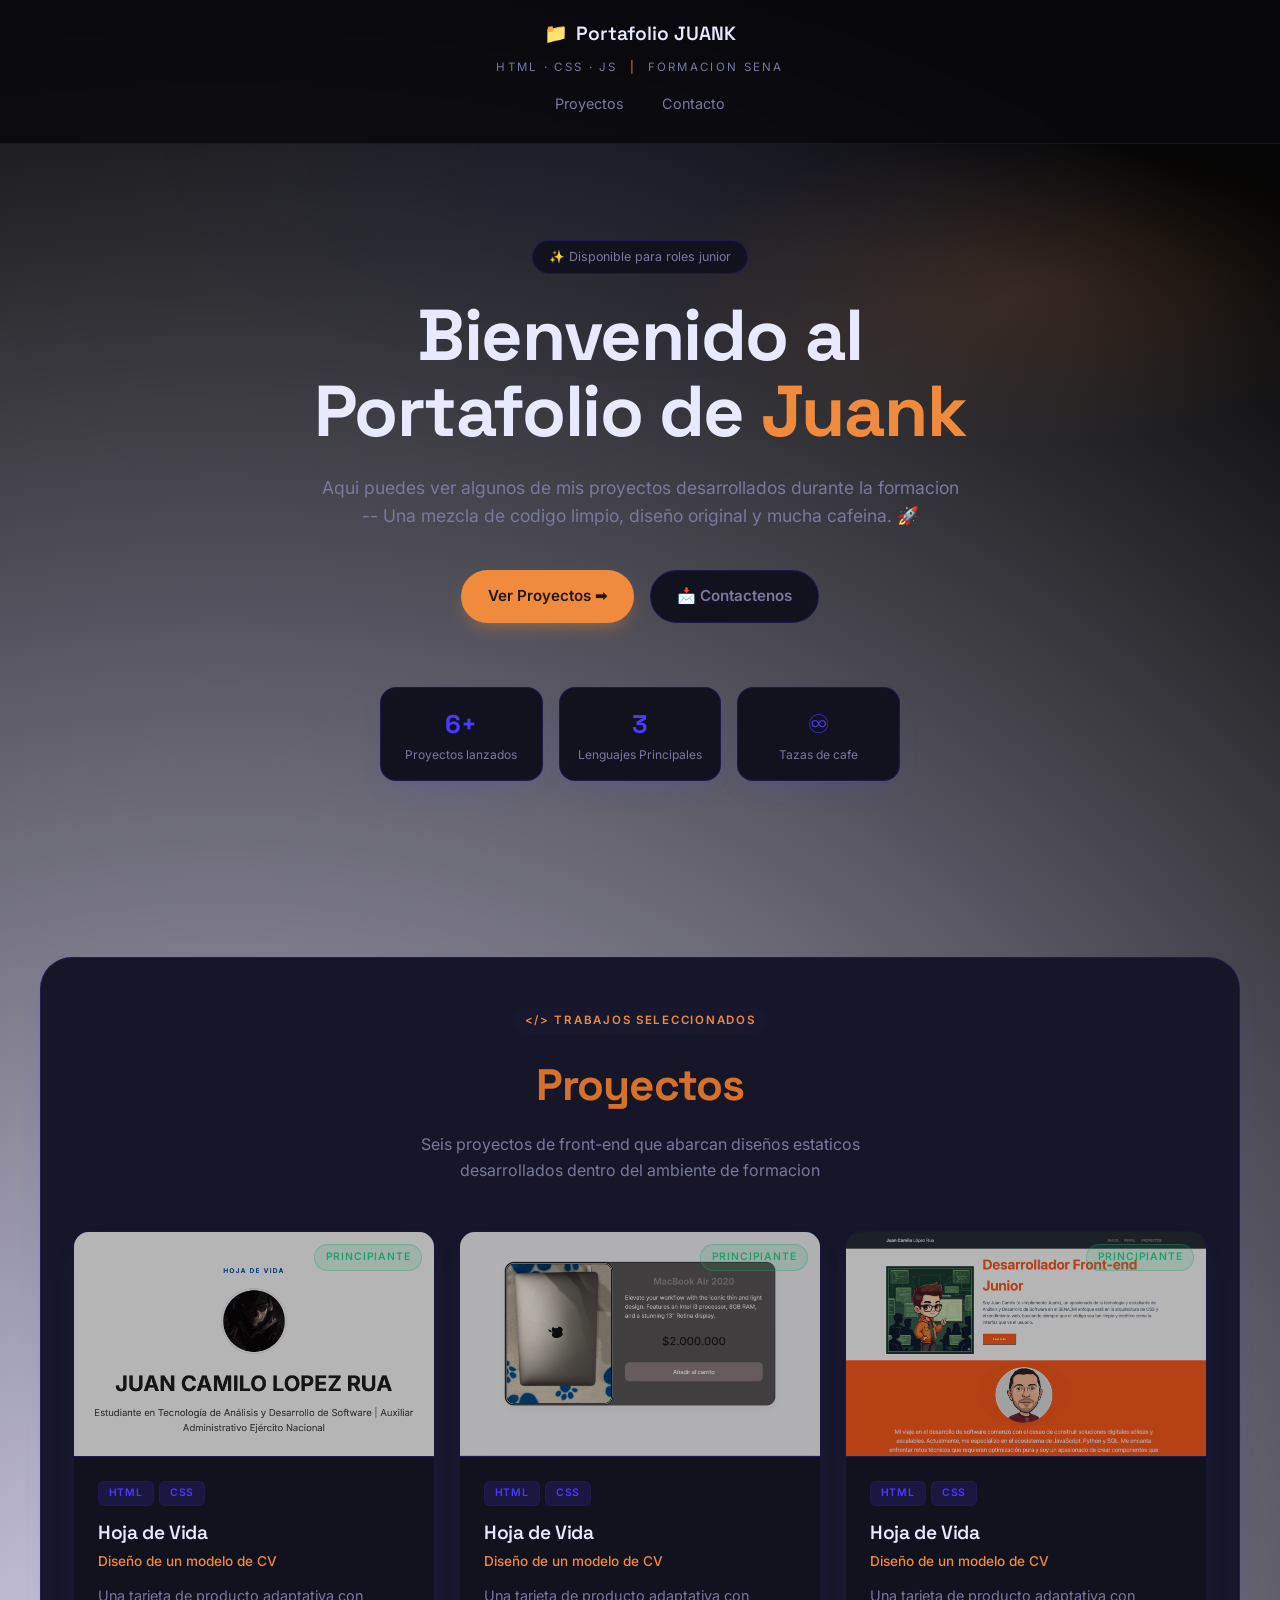
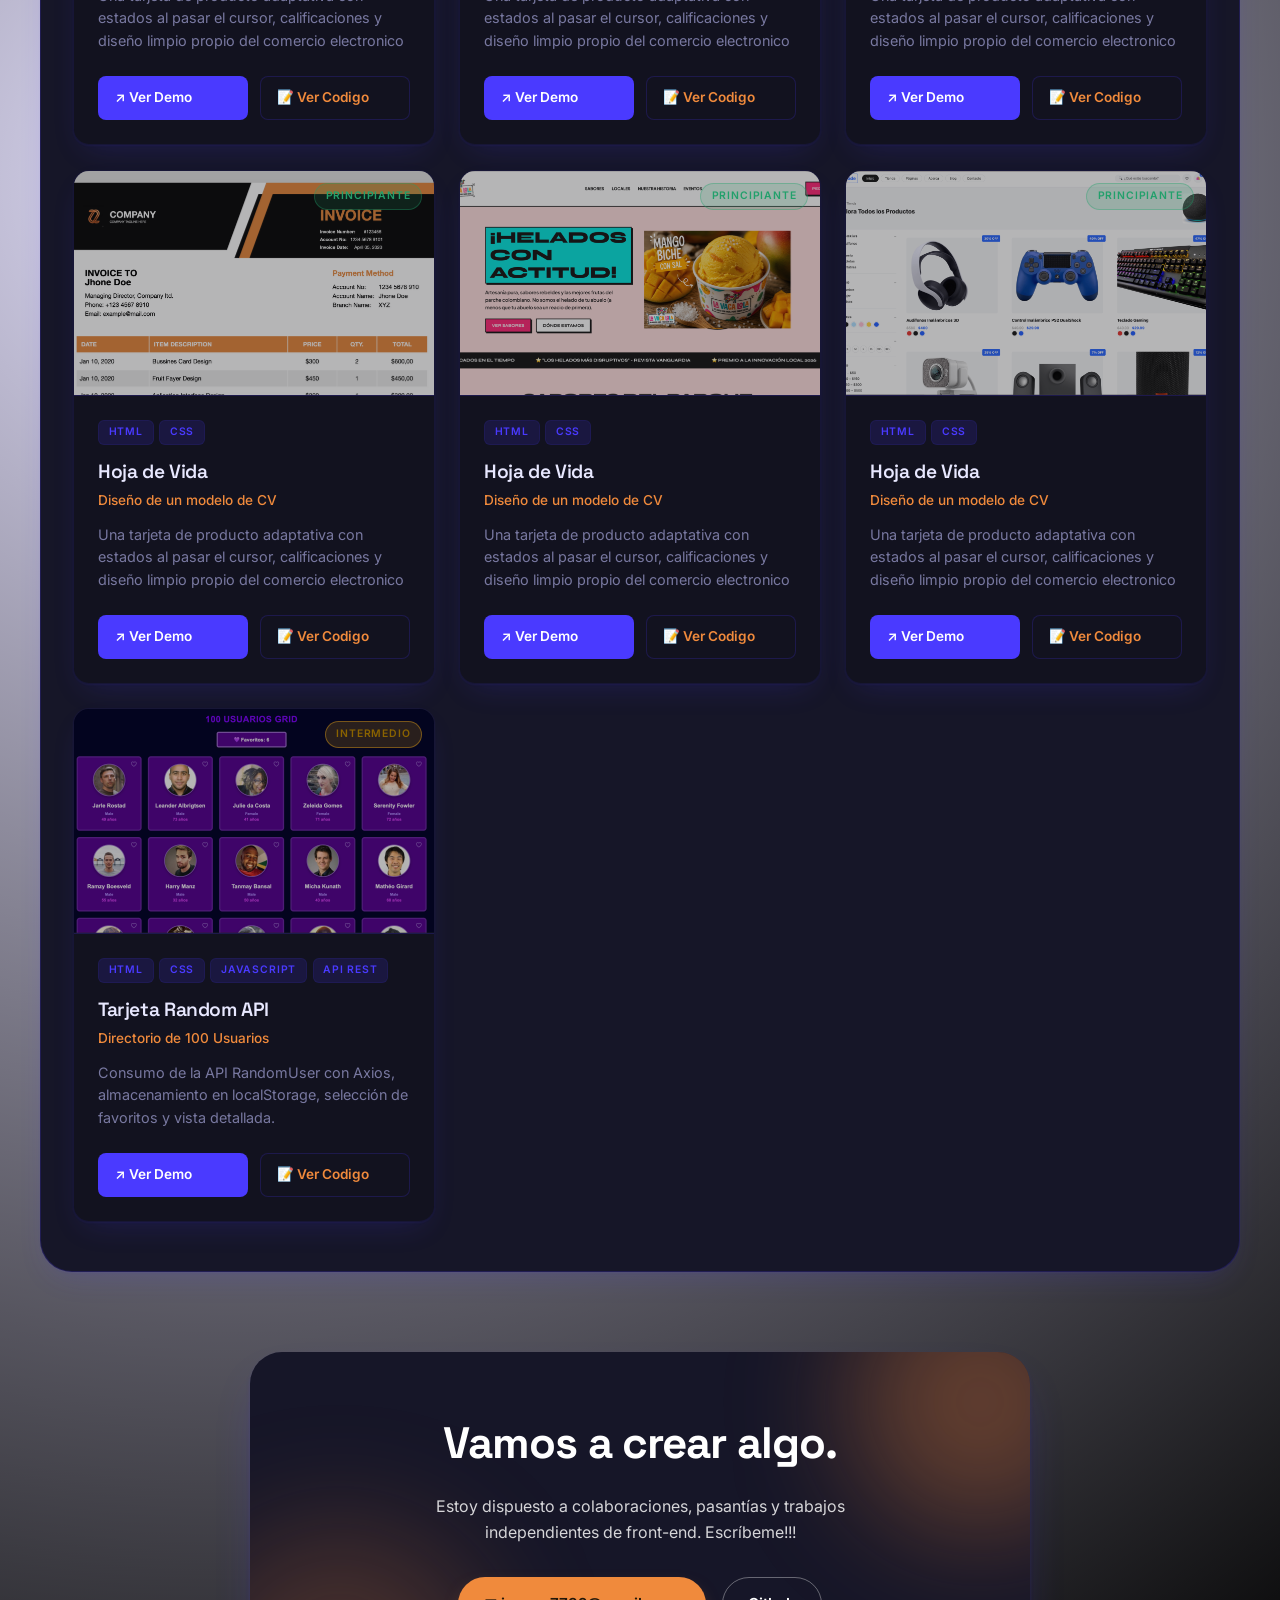
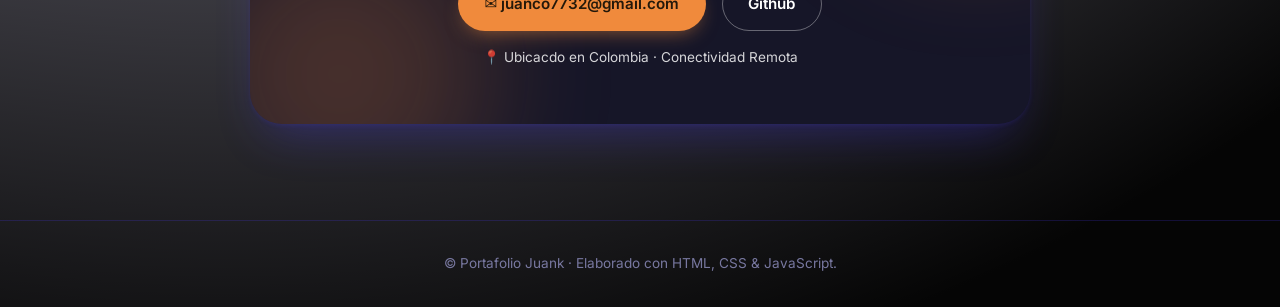
<file: index.html>
<!DOCTYPE html>
<html lang="en">

<head>
    <meta charset="UTF-8">
    <meta name="viewport" content="width=device-width, initial-scale=1.0">
    <title>Portafolio Juank | SENA</title>
    <meta name="descripcion" content="Portafolio de Juank - Proyectos HTML, CSS & JavaScript realizados durante el Tecnologo de ADSO." />
    <link rel="preconnect" href="https://fonts.googleapis.com" />
    <link rel="preconnect" href="https://fonts.gstatic.com" crossorigin />
    <link href="https://fonts.googleapis.com/css2?family=Inter:wght@400;500;600;700&family=Space+Grotesk:wght@500;600;700&display=swap" rel="stylesheet" />
    <link rel="stylesheet" href="estilos.css">
</head>

<body>

    <header class="encabezado-portafolio">
        <div class="contenedor navegador">
            <div class="marca">
                <span class="icono-marca">📁</span>
                <span class="nombre-marca">Portafolio JUANK</span>
            </div>
            <p class="etiqueta-marca">HTML · CSS · JS <span class="sep">|</span> Formacion SENA</p>
            <nav class="nav">
                <a href="#proyectos" class="nav-link">Proyectos</a>
                <a href="#contacto" class="nav-link">Contacto</a>
            </nav>
        </div>
    </header>

    <section class="hero">
        <div class="contenedor hero-in">
            <span class="insignia-hero">✨ Disponible para roles junior</span>
            <h1 class="titulo-hero">Bienvenido al Portafolio de <span class="resaltar">Juank</span></h1>
            <p class="subtitulo-hero">Aqui puedes ver algunos de mis proyectos desarrollados durante la formacion -- Una mezcla de codigo limpio, diseño original y mucha cafeina. 🚀</p>

            <div class="acciones-hero">
                <a href="#proyectos" class="btn btn-resaltar">Ver Proyectos ➡️</a>
                <a href="#contacto" class="btn btn-fantasma">📩 Contactenos </a>
            </div>

            <div class="estadisticas">
                <div  class="tarjeta-estadisticas">
                    <div class="valor-estadisticas">6+</div>
                    <div class="etiqueta-estadisticas">Proyectos lanzados</div>
                </div>
                <div class="tarjeta-estadisticas">
                    <div class="valor-estadisticas">3</div>
                    <div class="etiqueta-estadisticas">Lenguajes Principales</div>
                </div>
                <div class="tarjeta-estadisticas">
                    <div class="valor-estadisticas">♾️</div>
                    <div class="etiqueta-estadisticas">Tazas de cafe</div>
                </div>
            </div>
        </div>
    </section>

    <section id="proyectos" class="seccion-proyectos">
        <div class="contenedor panel-proyectos">
            <div class="titulo-seccion">
                <span class="eyebrow"> &lt;/&gt; Trabajos seleccionados</span>
                <h2>Proyectos</h2>
                <p>Seis proyectos de front-end que abarcan diseños estaticos desarrollados dentro del ambiente de formacion</p>
            </div>

            <div id="cuadricula-proyectos" class="cuadricula-proyectos">

                <article class="tarjeta-proyecto">
                    <div class="icono-proyecto" style="background-image: url(Imagenes/Hoja_de_Vida.png);">
                        <span class="etiqueta-nivel nivel-principiante">Principiante</span>
                    </div>
                    <div class="cuerpo-proyecto">
                        <div class="etiqueta-proyecto">
                            <span class="etiqueta">HTML</span>
                            <span class="etiqueta">CSS</span>
                        </div>
                        <h3 class="titulo-proyecto">Hoja de Vida</h3>
                        <p class="subtitulo-proyecto">Diseño de un modelo de CV</p>
                        <p class="descripcion-proyecto">Una tarjeta de producto adaptativa con estados al pasar el cursor, calificaciones y diseño limpio propio del comercio electronico</p>
                        <div class="accion-tarjeta">
                            <a href="./hoja_de_vida/index.html" class="btn btn-demo">↗️ Ver Demo</a>
                            <a href="https://github.com/Juank211/Portafolio_JuanK/tree/main/hoja_de_vida" class="btn btn-codigo">📝 Ver Codigo</a>
                        </div>
                    </div>
                </article>


                <article class="tarjeta-proyecto">
                    <div class="icono-proyecto" style="background-image: url(Imagenes/Tarjeta_Producto.png);">
                        <span class="etiqueta-nivel nivel-principiante">Principiante</span>
                    </div>
                    <div class="cuerpo-proyecto">
                        <div class="etiqueta-proyecto">
                            <span class="etiqueta">HTML</span>
                            <span class="etiqueta">CSS</span>
                        </div>
                        <h3 class="titulo-proyecto">Hoja de Vida</h3>
                        <p class="subtitulo-proyecto">Diseño de un modelo de CV</p>
                        <p class="descripcion-proyecto">Una tarjeta de producto adaptativa con estados al pasar el cursor, calificaciones y diseño limpio propio del comercio electronico</p>
                        <div class="accion-tarjeta">
                            <a href="./TarjetaPresentacion/index.html" class="btn btn-demo">↗️ Ver Demo</a>
                            <a href="https://github.com/Juank211/Portafolio_JuanK/tree/main/TarjetaPresentacion" class="btn btn-codigo">📝 Ver Codigo</a>
                        </div>
                    </div>
                </article>


                <article class="tarjeta-proyecto">
                    <div class="icono-proyecto" style="background-image: url(Imagenes/Replica_Pagina.png);">
                        <span class="etiqueta-nivel nivel-principiante">Principiante</span>
                    </div>
                    <div class="cuerpo-proyecto">
                        <div class="etiqueta-proyecto">
                            <span class="etiqueta">HTML</span>
                            <span class="etiqueta">CSS</span>
                        </div>
                        <h3 class="titulo-proyecto">Hoja de Vida</h3>
                        <p class="subtitulo-proyecto">Diseño de un modelo de CV</p>
                        <p class="descripcion-proyecto">Una tarjeta de producto adaptativa con estados al pasar el cursor, calificaciones y diseño limpio propio del comercio electronico</p>
                        <div class="accion-tarjeta">
                            <a href="./ReplicaPagina/index.html" class="btn btn-demo">↗️ Ver Demo</a>
                            <a href="https://github.com/Juank211/Portafolio_JuanK/tree/main/ReplicaPagina" class="btn btn-codigo">📝 Ver Codigo</a>
                        </div>
                    </div>
                </article>


                <article class="tarjeta-proyecto">
                    <div class="icono-proyecto" style="background-image: url(Imagenes/Factura_3.png);">
                        <span class="etiqueta-nivel nivel-principiante">Principiante</span>
                    </div>
                    <div class="cuerpo-proyecto">
                        <div class="etiqueta-proyecto">
                            <span class="etiqueta">HTML</span>
                            <span class="etiqueta">CSS</span>
                        </div>
                        <h3 class="titulo-proyecto">Hoja de Vida</h3>
                        <p class="subtitulo-proyecto">Diseño de un modelo de CV</p>
                        <p class="descripcion-proyecto">Una tarjeta de producto adaptativa con estados al pasar el cursor, calificaciones y diseño limpio propio del comercio electronico</p>
                        <div class="accion-tarjeta">
                            <a href="./Factura/index.html" class="btn btn-demo">↗️ Ver Demo</a>
                            <a href="https://github.com/Juank211/Portafolio_JuanK/tree/main/Factura" class="btn btn-codigo">📝 Ver Codigo</a>
                        </div>
                    </div>
                </article>


                <article class="tarjeta-proyecto">
                    <div class="icono-proyecto" style="background-image: url(Imagenes/heladeria.png);">
                        <span class="etiqueta-nivel nivel-principiante">Principiante</span>
                    </div>
                    <div class="cuerpo-proyecto">
                        <div class="etiqueta-proyecto">
                            <span class="etiqueta">HTML</span>
                            <span class="etiqueta">CSS</span>
                        </div>
                        <h3 class="titulo-proyecto">Hoja de Vida</h3>
                        <p class="subtitulo-proyecto">Diseño de un modelo de CV</p>
                        <p class="descripcion-proyecto">Una tarjeta de producto adaptativa con estados al pasar el cursor, calificaciones y diseño limpio propio del comercio electronico</p>
                        <div class="accion-tarjeta">
                            <a href="./Heladeria-La-Vaca-Lola-/index.html" class="btn btn-demo">↗️ Ver Demo</a>
                            <a href="https://github.com/Juank211/Portafolio_JuanK/tree/main/Heladeria-La-Vaca-Lola-" class="btn btn-codigo">📝 Ver Codigo</a>
                        </div>
                    </div>
                </article>


                <article class="tarjeta-proyecto">
                    <div class="icono-proyecto" style="background-image: url(Imagenes/tiendaAccesorios.png);">
                        <span class="etiqueta-nivel nivel-principiante">Principiante</span>
                    </div>
                    <div class="cuerpo-proyecto">
                        <div class="etiqueta-proyecto">
                            <span class="etiqueta">HTML</span>
                            <span class="etiqueta">CSS</span>
                        </div>
                        <h3 class="titulo-proyecto">Hoja de Vida</h3>
                        <p class="subtitulo-proyecto">Diseño de un modelo de CV</p>
                        <p class="descripcion-proyecto">Una tarjeta de producto adaptativa con estados al pasar el cursor, calificaciones y diseño limpio propio del comercio electronico</p>
                        <div class="accion-tarjeta">
                            <a href="./Tienda_Accesorios/index.html" class="btn btn-demo">↗️ Ver Demo</a>
                            <a href="https://github.com/Juank211/Portafolio_JuanK/tree/main/Tienda_Accesorios" class="btn btn-codigo">📝 Ver Codigo</a>
                        </div>
                    </div>
                </article>

                <article class="tarjeta-proyecto">
                    <div class="icono-proyecto" style="background-image: url(Imagenes/randomUser.png);">
                        <span class="etiqueta-nivel nivel-intermedio">Intermedio</span>
                    </div>
                    <div class="cuerpo-proyecto">
                        <div class="etiqueta-proyecto">
                            <span class="etiqueta">HTML</span>
                            <span class="etiqueta">CSS</span>
                            <span class="etiqueta">JavaScript</span>
                            <span class="etiqueta">API Rest</span>
                        </div>
                        <h3 class="titulo-proyecto">Tarjeta Random API</h3>
                        <p class="subtitulo-proyecto">Directorio de 100 Usuarios</p>
                        <p class="descripcion-proyecto">Consumo de la API RandomUser con Axios, almacenamiento en localStorage, selección de favoritos y vista detallada.</p>
                        <div class="accion-tarjeta">
                            <a href="https://juank211.github.io/Random_User/" class="btn btn-demo">↗️ Ver Demo</a>
                            <a href="https://github.com/Juank211/Portafolio_JuanK/tree/main/Random_User" class="btn btn-codigo">📝 Ver Codigo</a>
                        </div>
                    </div>
                </article>

            </div>
        </div>
    </section>

    <section id="contacto" class="seccion-contacto">
        <div class="tarjeta-contacto">
            <h2>Vamos a crear algo.</h2>
            <p>Estoy dispuesto a colaboraciones, pasantías y trabajos independientes de front-end.  Escríbeme!!!</p>
            <div class="tomar-contacto">
                <a href="mailto:juanco7732@gmail.com" class="btn btn-resaltar"> ✉️ juanco7732@gmail.com</a>
                <a href="#" class="btn btn-contorno">Github</a>
            </div>
            <p class="ubicacion-contacto">📍 Ubicacdo en Colombia · Conectividad Remota</p>
        </div>
    </section>
    
    <footer class="footer">
        <div class="contenedor">
            <p>&copy; <span id="year"></span> Portafolio Juank · Elaborado con HTML, CSS &amp; JavaScript.</p>
        </div>
    </footer>

</body>
</html>
</file>
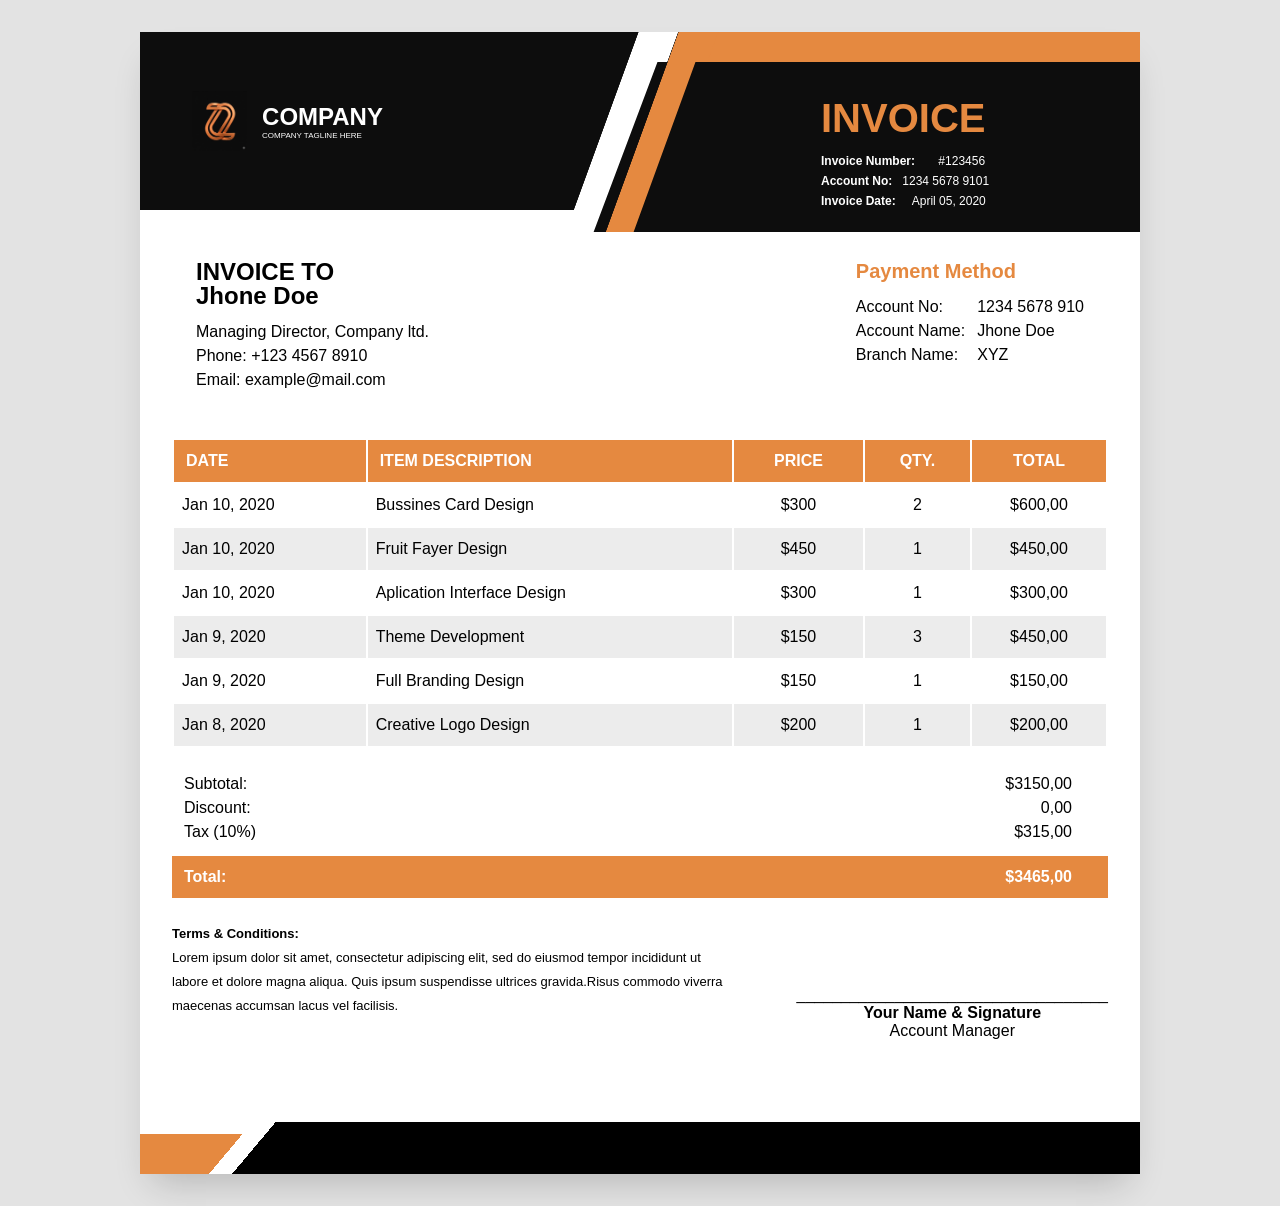
<file: Factura/index.html>
<!DOCTYPE html>
<html lang="en">
<head>
    <meta charset="UTF-8">
    <meta name="viewport" content="width=device-width, initial-scale=1.0">
    <title>Replica Factura</title>
    <link rel="stylesheet" href="estilos.css">
</head>
<body>

<div class="contenedor-factura">
    <!-- Encabezado Factura -->
    <div class="encabezado">
        <div class="izquierda">
            <div class="logo">
                <img src="logo.png" alt="logo-empresa">
                <div class="datos-empresa">
                    <h3><strong>COMPANY</strong></h3>
                    <p>COMPANY TAGLINE HERE</p>
                </div>
            </div>
        </div>

        <div class="franja blanca"></div>
        <div class="franja naranja"></div>

        <div class="derecha">
            <h2>INVOICE</h2>
            <p><strong>Invoice Number:</strong>   &nbsp &nbsp &nbsp   #123456</p>
            <p><strong>Account No:</strong> &nbsp  1234 5678 9101</p>
            <p><strong>Invoice Date:</strong>  &nbsp &nbsp April 05, 2020</p>

        </div>
    </div>

    <!-- Detalles Cliente -->

    <div class="detalles-cliente">
        <div class="factura-para">
            <h2>INVOICE TO</h2>
            <h2 class="nombre-cliente"><strong>Jhone Doe</strong></h2>
            <p class="detalles-cliente">Managing Director, Company ltd.<br>
            Phone: +123 4567 8910<br>
            Email: example@mail.com</p>
        </div>
        <div class="detalles-metodo-pago">
            <div class="titulo-metodo">Payment Method</div>
            <div class="metodo-contenido">
                <div class="datos-metodo">Account No:<br>
                Account Name:<br>
                Branch Name:
                </div>
            
                <div class="valores-metodo">1234 5678 910<br>
                Jhone Doe<br>
                XYZ
                </div>
            </div>
        </div>
    </div>

<!-- Tabla de Articulos -->

    <table class="elementos-tabla">
        <thead>
            <tr>
                <th>DATE</th>
                <th>ITEM DESCRIPTION</th>
                <th>PRICE</th>
                <th>QTY.</th>
                <th>TOTAL</th>
            </tr>
        </thead>
        <tbody>
            <tr>
                <td>Jan 10, 2020</td>
                <td>Bussines Card Design</td>
                <td>$300</td>
                <td>2</td>
                <td>$600,00</td>
            </tr>
            <tr>
                <td>Jan 10, 2020</td>
                <td>Fruit Fayer Design</td>
                <td>$450</td>
                <td>1</td>
                <td>$450,00</td>
            </tr>
            <tr>
                <td>Jan 10, 2020</td>
                <td>Aplication Interface Design</td>
                <td>$300</td>
                <td>1</td>
                <td>$300,00</td>
            </tr>
            <tr>
                <td>Jan 9, 2020</td>
                <td>Theme Development</td>
                <td>$150</td>
                <td>3</td>
                <td>$450,00</td>
            </tr>
            <tr>
                <td>Jan 9, 2020</td>
                <td>Full Branding Design</td>
                <td>$150</td>
                <td>1</td>
                <td>$150,00</td>
            </tr>
            <tr>
                <td>Jan 8, 2020</td>
                <td>Creative Logo Design</td>
                <td>$200</td>
                <td>1</td>
                <td>$200,00</td>
            </tr>
        </tbody>
    </table>

    <!-- Subtotal -->

    <div class="subtotal-factura">
        <div class="datos-subtotal">
            <p>Subtotal:<br>
            Discount:<br>
            Tax (10%)</p>
        </div>
        <div class="valores-subtotal">
            <p>$3150,00<br>
            0,00<br>
            $315,00</p>
        </div>
    </div>

    <!-- Total -->

    <div class="total-factura">
        <div class="dato-total">Total:</div>
        <div class="valor-total">$3465,00</div>
    </div>

    <!-- Terminos, Condiciones  y Firma -->

    <div class="terminos-firma">
        <div class="terminos-condiciones"><strong>Terms & Conditions:</strong><br>Lorem ipsum dolor sit amet, consectetur adipiscing elit, sed do eiusmod tempor incididunt ut labore et dolore magna aliqua. Quis ipsum suspendisse ultrices gravida.Risus commodo viverra maecenas accumsan lacus vel facilisis.
        </div>
        <div class="firma">___________________________________<br>
        <strong>Your Name & Signature</strong><br>
        Account Manager</div>
    </div>
</div>
</body>
</html>
</file>
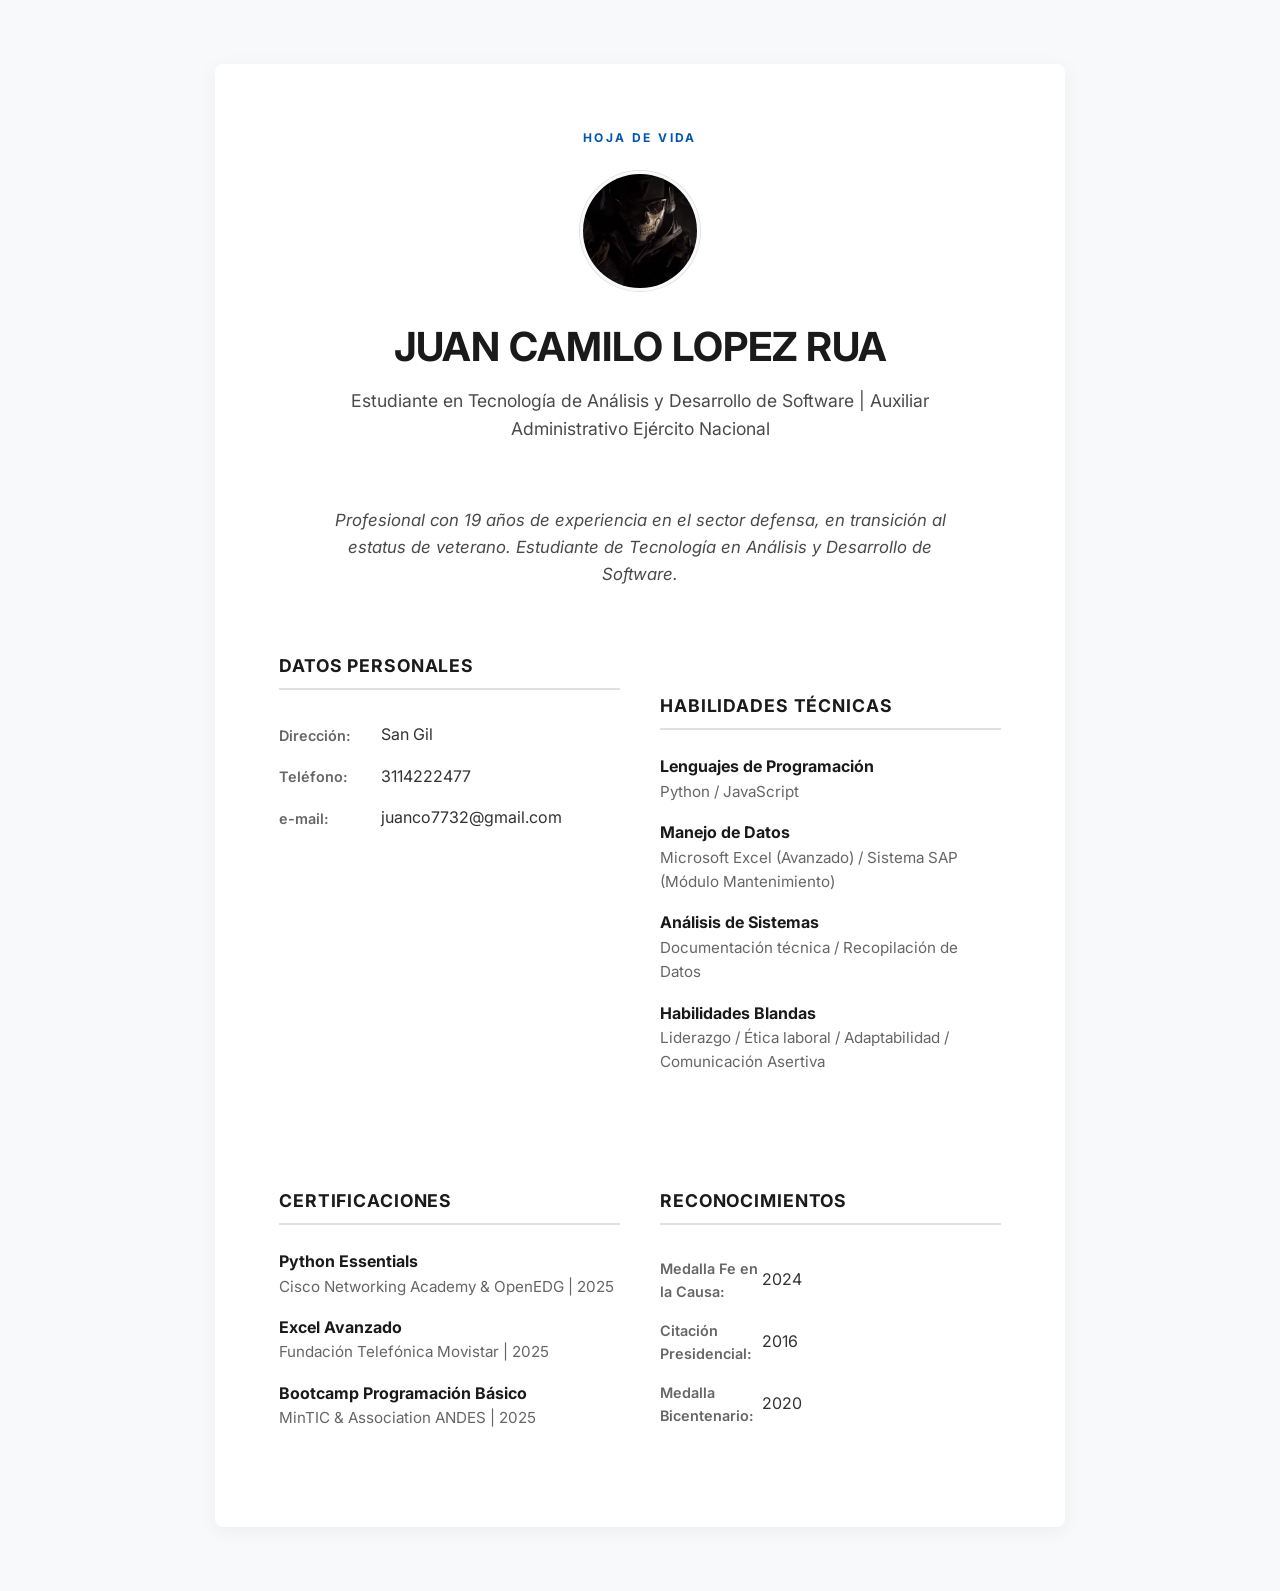
<file: hoja_de_vida/index.html>
<!DOCTYPE html>
<html lang="es">

<head>
    <meta charset="UTF-8">
    <meta name="viewport" content="width=device-width, initial-scale=1.0">
    <title>Hoja de Vida | Juan Camilo Lopez Rua</title>
    <link rel="stylesheet" href="estilos.css">
    <link rel="preconnect" href="https://fonts.googleapis.com">
    <link rel="preconnect" href="https://fonts.gstatic.com" crossorigin>
    <link href="https://fonts.googleapis.com/css2?family=Inter:wght@300;400;600;700&display=swap" rel="stylesheet">
</head>

<body>
    <main class="wrapper">
        <header class="main-header">
            <h1 class="header-title">Hoja de Vida</h1>
            <div class="profile-container">
                <img src="Ghost_Infobox_2019_MWIII.webp" alt="Foto Personal" class="profile-img">
            </div>
            <h2 class="name">JUAN CAMILO LOPEZ RUA</h2>
            <p class="tagline">Estudiante en Tecnología de Análisis y Desarrollo de Software | Auxiliar Administrativo
                Ejército Nacional</p>
        </header>

        <section class="summary">
            <p>Profesional con 19 años de experiencia en el sector defensa, en transición al estatus de veterano.
                Estudiante de Tecnología en Análisis y Desarrollo de Software.</p>
        </section>

        <div class="content-grid">
            <section class="info-section">
                <h3>Datos Personales</h3>
                <table class="data-table">
                    <tbody>
                        <tr>
                            <th>Dirección:</th>
                            <td>San Gil</td>
                        </tr>
                        <tr>
                            <th>Teléfono:</th>
                            <td>3114222477</td>
                        </tr>
                        <tr>
                            <th>e-mail:</th>
                            <td>juanco7732@gmail.com</td>
                        </tr>
                    </tbody>
                </table>
            </section>

            <section class="info-section">
                <h3>Habilidades Técnicas</h3>
                <ul class="skills-list">
                    <li>
                        <strong>Lenguajes de Programación</strong>
                        <span>Python / JavaScript</span>
                    </li>
                    <li>
                        <strong>Manejo de Datos</strong>
                        <span>Microsoft Excel (Avanzado) / Sistema SAP (Módulo Mantenimiento)</span>
                    </li>
                    <li>
                        <strong>Análisis de Sistemas</strong>
                        <span>Documentación técnica / Recopilación de Datos</span>
                    </li>
                    <li>
                        <strong>Habilidades Blandas</strong>
                        <span>Liderazgo / Ética laboral / Adaptabilidad / Comunicación Asertiva</span>
                    </li>
                </ul>
            </section>

            <section class="info-section">
                <h3>Certificaciones</h3>
                <ul class="cert-list">
                    <li>
                        <strong>Python Essentials</strong>
                        <span>Cisco Networking Academy & OpenEDG | 2025</span>
                    </li>
                    <li>
                        <strong>Excel Avanzado</strong>
                        <span>Fundación Telefónica Movistar | 2025</span>
                    </li>
                    <li>
                        <strong>Bootcamp Programación Básico</strong>
                        <span>MinTIC & Association ANDES | 2025</span>
                    </li>
                </ul>
            </section>

            <section class="info-section">
                <h3>Reconocimientos</h3>
                <table class="data-table">
                    <tbody>
                        <tr>
                            <th>Medalla Fe en la Causa:</th>
                            <td>2024</td>
                        </tr>
                        <tr>
                            <th>Citación Presidencial:</th>
                            <td>2016</td>
                        </tr>
                        <tr>
                            <th>Medalla Bicentenario:</th>
                            <td>2020</td>
                        </tr>
                    </tbody>
                </table>
            </section>
        </div>
    </main>
</body>

</html>
</file>
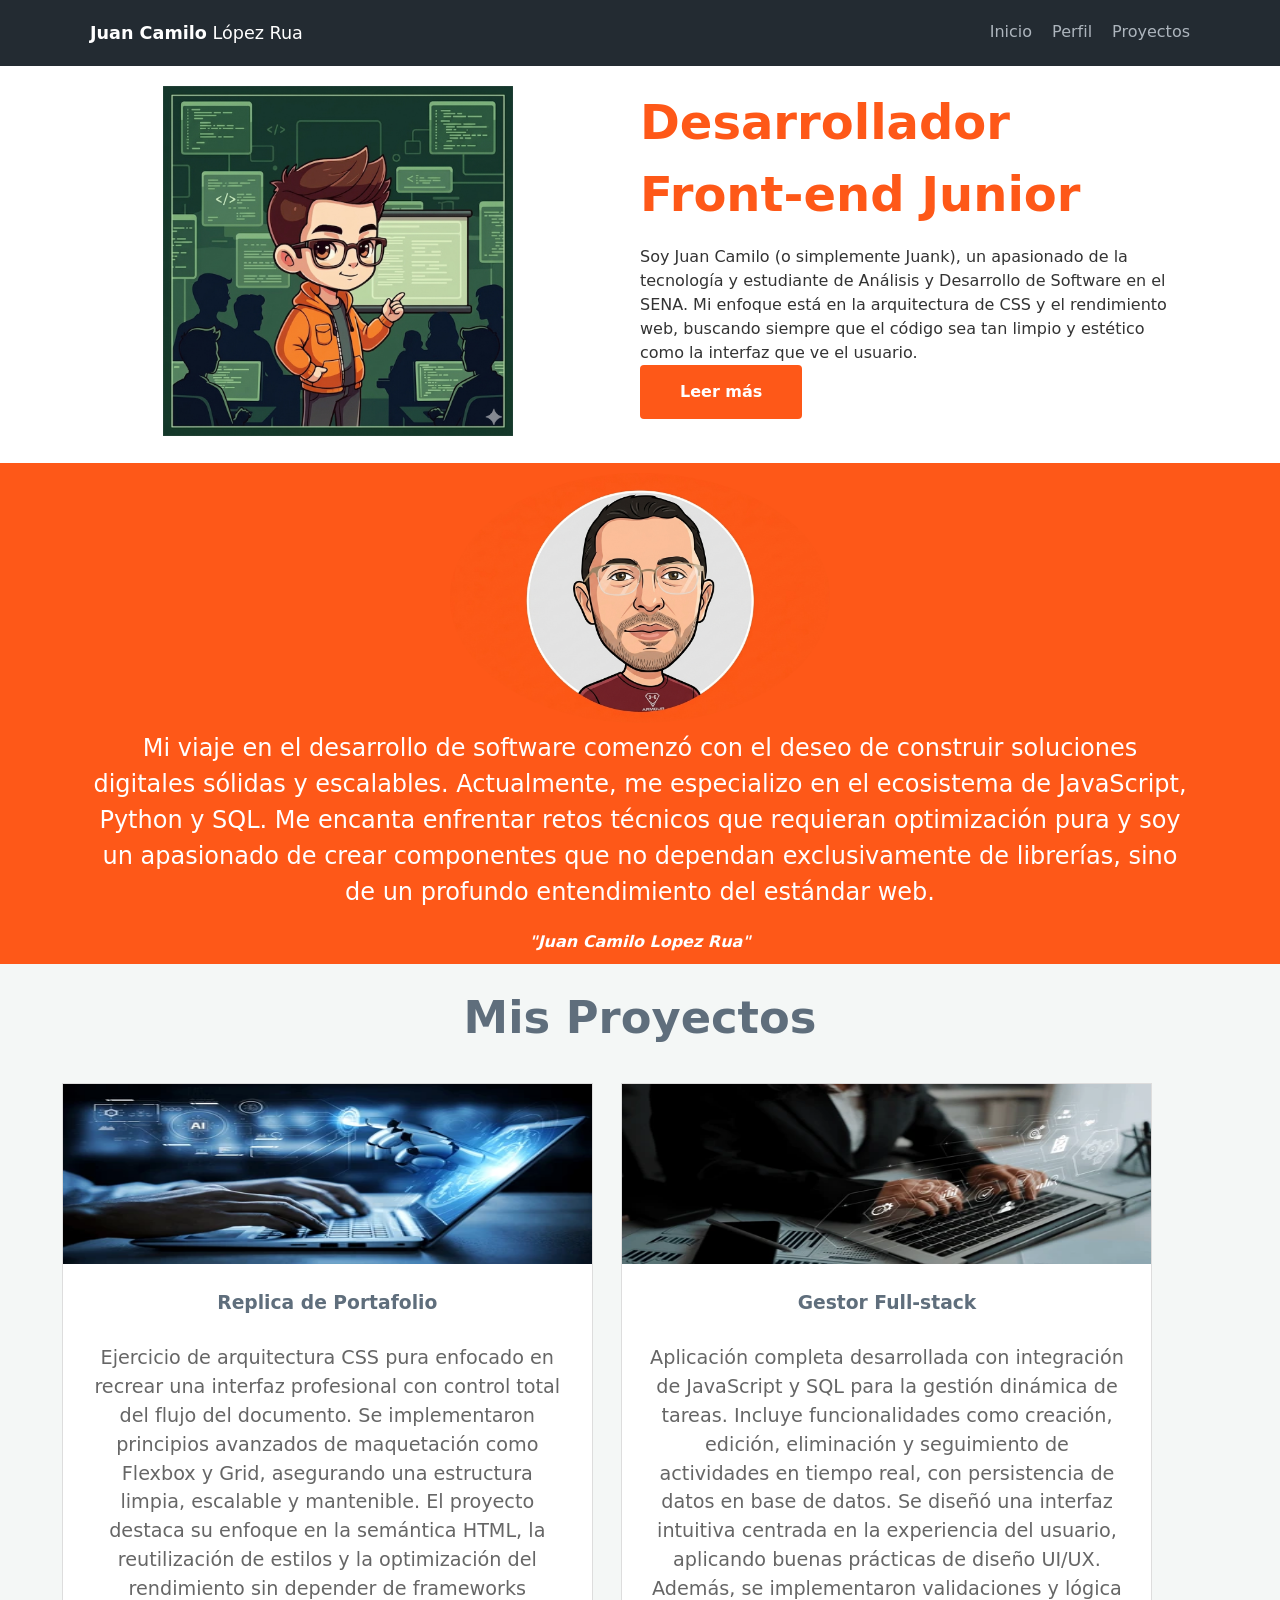
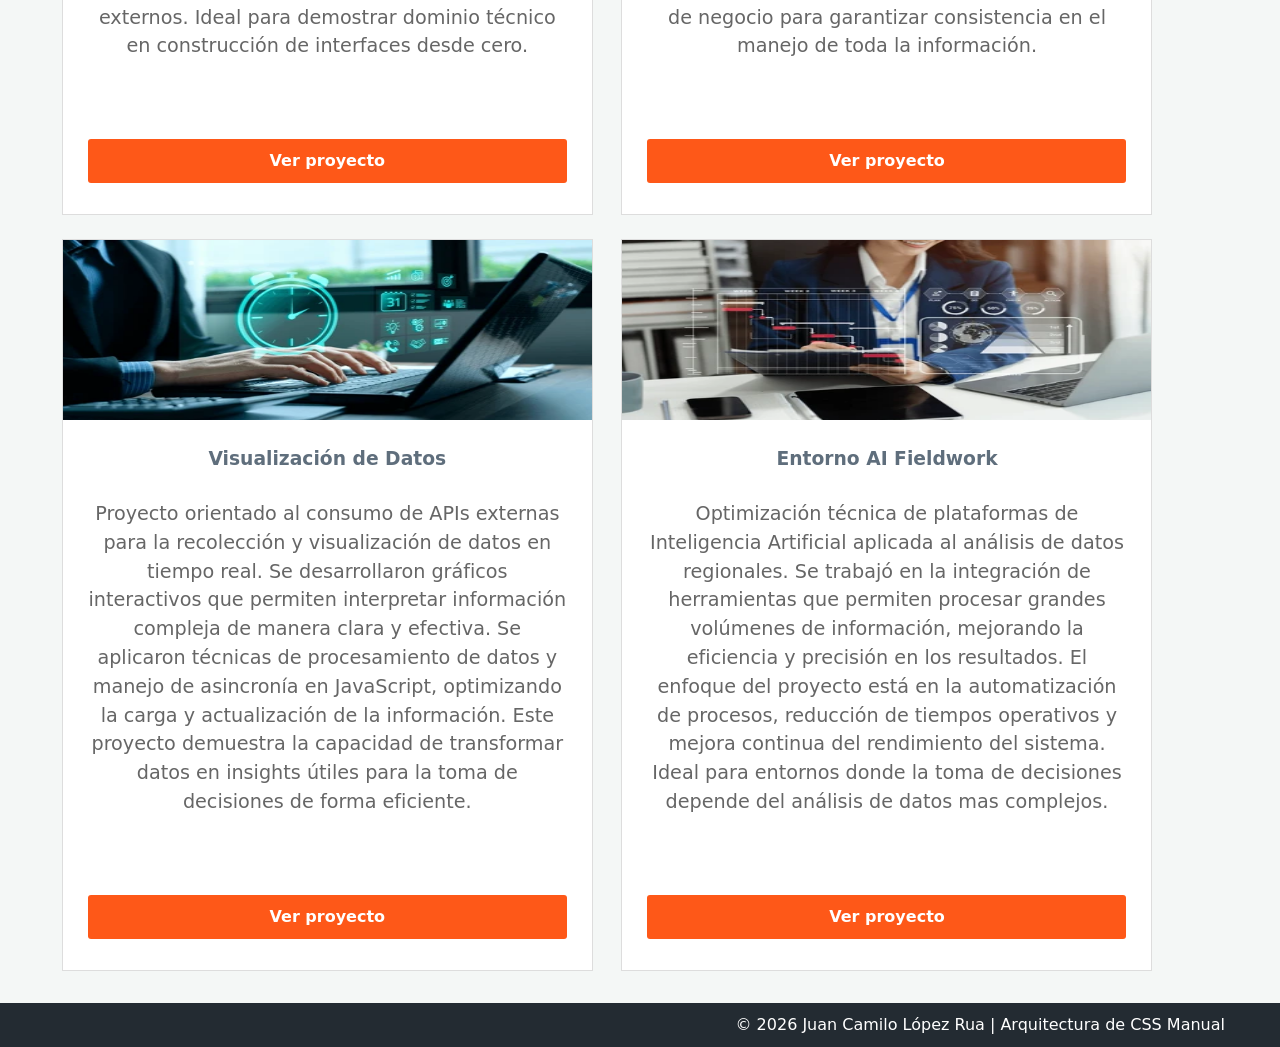
<file: ReplicaPagina/index.html>
<!DOCTYPE html>
<html lang="es">

<head>
    <meta charset="UTF-8">
    <meta name="viewport" content="width=device-width, initial-scale=1.0">
    <title>Juan Camilo López | Junior Frontend Developer</title>
    <link rel="stylesheet" href="style.css">
</head>

<body>

    <div class="main-container">
        <header>
            <div class="contenedor">
                <div class="header-name"> <strong>Juan Camilo</strong> López Rua</div>
                <nav class="header-nav">
                    <a href="#sobre-mi">Inicio</a>
                    <a href="#perfil">Perfil</a>
                    <a href="#proyectos">Proyectos</a>
                </nav>
                <div class="limpiador"></div>
            </div>
        </header>

        <main>
            <section id="sobre-mi" class="section-hero">
                <div class="contenedor">
                    <div class="hero-izq">
                        <img src="profile_image.png" alt="Perfil Principal" class="img-encabezado">
                    </div>
                    <div class="hero-der">
                        <h1>Desarrollador Front-end Junior</h1>
                        <p>Soy Juan Camilo (o simplemente Juank), un apasionado de la tecnología y estudiante de Análisis y Desarrollo de Software en el SENA. Mi enfoque está en la arquitectura de CSS y el rendimiento web, buscando siempre que el código sea tan limpio y estético como la interfaz que ve el usuario.
                        </p>
                        <a href="#" class="leer-mas-btn">Leer más</a>
                    </div>
                    <div class="limpiador"></div>
                </div>
            </section>

            <section id="perfil" class="seccion-perfil">
                <div class="contenedor">
                    <img src="profile.png" alt="Avatar" class="perfil-avatar">
                    <div class="perfil-info">
                        <p>Mi viaje en el desarrollo de software comenzó con el deseo de construir soluciones digitales sólidas y escalables. Actualmente, me especializo en el ecosistema de JavaScript, Python y SQL. Me encanta enfrentar retos técnicos que requieran optimización pura y soy un apasionado de crear componentes que no dependan exclusivamente de librerías, sino de un profundo entendimiento del estándar web.
                        </p>
                        <span class="perfil-nombre">"Juan Camilo Lopez Rua"</span>
                    </div>
                </div>
            </section>

            <!-- SECCIÓN PROYECTOS -->

            <section id="proyectos" class="seccion-proyectos">
                <h2>Mis Proyectos</h2>

                <div class="contenedor-proyectos">
                    <div class="tarjetas-proyectos">
                        <div class="img-placeholder">
                            <img src="proyecto1.jpg.webp" alt="Proyecto 1">
                        </div>
                        <div class="cuerpo-tarjeta">
                            <h3>Replica de Portafolio</h3>
                            <p>Ejercicio de arquitectura CSS pura enfocado en recrear una interfaz profesional con control total del flujo del documento. Se implementaron principios avanzados de maquetación como Flexbox y Grid, asegurando una estructura limpia, escalable y mantenible. El proyecto destaca su enfoque en la semántica HTML, la reutilización de estilos y la optimización del rendimiento sin depender de frameworks externos. Ideal para demostrar dominio técnico en construcción de interfaces desde cero.</p>
                            <a href="#" class="btn-small">Ver proyecto</a>
                        </div>
                    </div>

                    <div class="tarjetas-proyectos">
                        <div class="img-placeholder">
                            <img src="proyecto2.jpg.webp" alt="Proyecto 2">
                        </div>
                        <div class="cuerpo-tarjeta">
                            <h3>Gestor Full-stack</h3>
                            <p>Aplicación completa desarrollada con integración de JavaScript y SQL para la gestión dinámica de tareas. Incluye funcionalidades como creación, edición, eliminación y seguimiento de actividades en tiempo real, con persistencia de datos en base de datos. Se diseñó una interfaz intuitiva centrada en la experiencia del usuario, aplicando buenas prácticas de diseño UI/UX. Además, se implementaron validaciones y lógica de negocio para garantizar consistencia en el manejo de toda la información.</p>
                            <a href="#" class="btn-small">Ver proyecto</a>
                        </div>
                    </div>

                    <div class="tarjetas-proyectos">
                        <div class="img-placeholder">
                            <img src="proyecto3.jpg.webp" alt="Proyecto 3">
                        </div>
                        <div class="cuerpo-tarjeta">
                            <h3>Visualización de Datos</h3>
                            <p>Proyecto orientado al consumo de APIs externas para la recolección y visualización de datos en tiempo real. Se desarrollaron gráficos interactivos que permiten interpretar información compleja de manera clara y efectiva. Se aplicaron técnicas de procesamiento de datos y manejo de asincronía en JavaScript, optimizando la carga y actualización de la información. Este proyecto demuestra la capacidad de transformar datos en insights útiles para la toma de decisiones de forma eficiente.</p>
                            <a href="#" class="btn-small">Ver proyecto</a>
                        </div>
                    </div>

                    <div class="tarjetas-proyectos">
                        <div class="img-placeholder">
                            <img src="proyecto4.jpg.webp" alt="Proyecto 4">
                        </div>
                        <div class="cuerpo-tarjeta">
                            <h3>Entorno AI Fieldwork</h3>
                            <p>Optimización técnica de plataformas de Inteligencia Artificial aplicada al análisis de datos regionales. Se trabajó en la integración de herramientas que permiten procesar grandes volúmenes de información, mejorando la eficiencia y precisión en los resultados. El enfoque del proyecto está en la automatización de procesos, reducción de tiempos operativos y mejora continua del rendimiento del sistema. Ideal para entornos donde la toma de decisiones depende del análisis de datos mas complejos.</p>
                            <a href="#" class="btn-small">Ver proyecto</a>
                        </div>
                    </div>
                    <div class="limpiador"></div>
                </div>
            </section>
        </main>

        <footer>
            <div class="contenedor">
                <p>&copy; 2026 Juan Camilo López Rua | Arquitectura de CSS Manual</p>
            </div>
        </footer>
    </div>
</body>
</html>
</file>
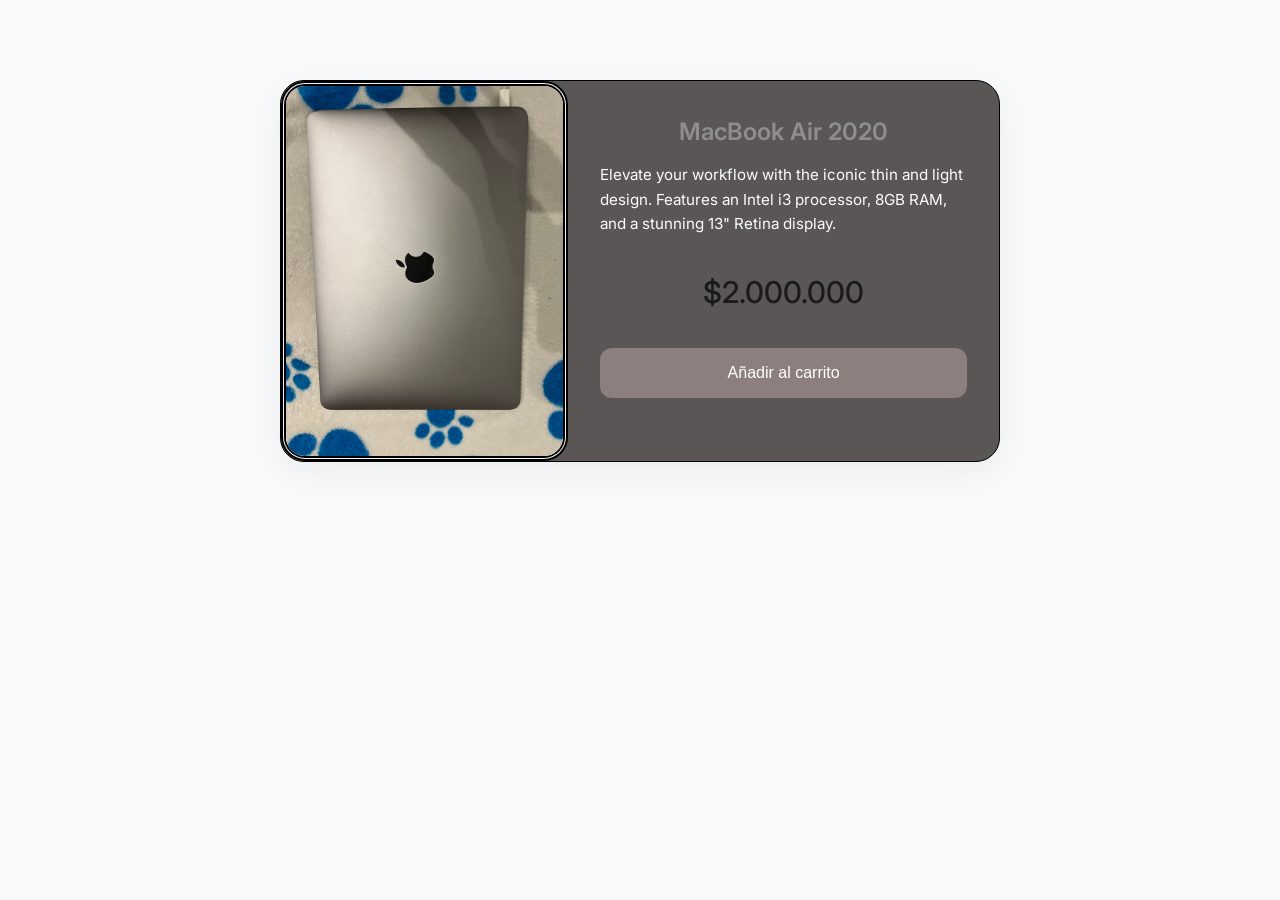
<file: TarjetaPresentacion/index.html>
<!DOCTYPE html>
<html lang="es">

<head>
    <meta charset="UTF-8">
    <meta name="viewport" content="width=device-width, initial-scale=1.0">
    <title>Premium Product Card</title>
    <link rel="stylesheet" href="estiloProducto.css">
    <link rel="preconnect" href="https://fonts.googleapis.com">
    <link rel="preconnect" href="https://fonts.gstatic.com" crossorigin>
    <link href="https://fonts.googleapis.com/css2?family=Inter:wght@400;500;600&display=swap" rel="stylesheet">
</head>

<body>
    <div class="product-card">
        <img class="product-image" src="IMG_9920.jpeg" alt="MacBook Air 2020">
        <div class="product-content">
            <h1 class="product-title">MacBook Air 2020</h1>
            <p class="product-description">
                Elevate your workflow with the iconic thin and light design.
                Features an Intel i3 processor, 8GB RAM, and a stunning 13" Retina display.
            </p>
            <div class="product-price">$2.000.000</div>
            <button class="buy-button">Añadir al carrito</button>
        </div>
    </div>
</body>

</html>
</file>
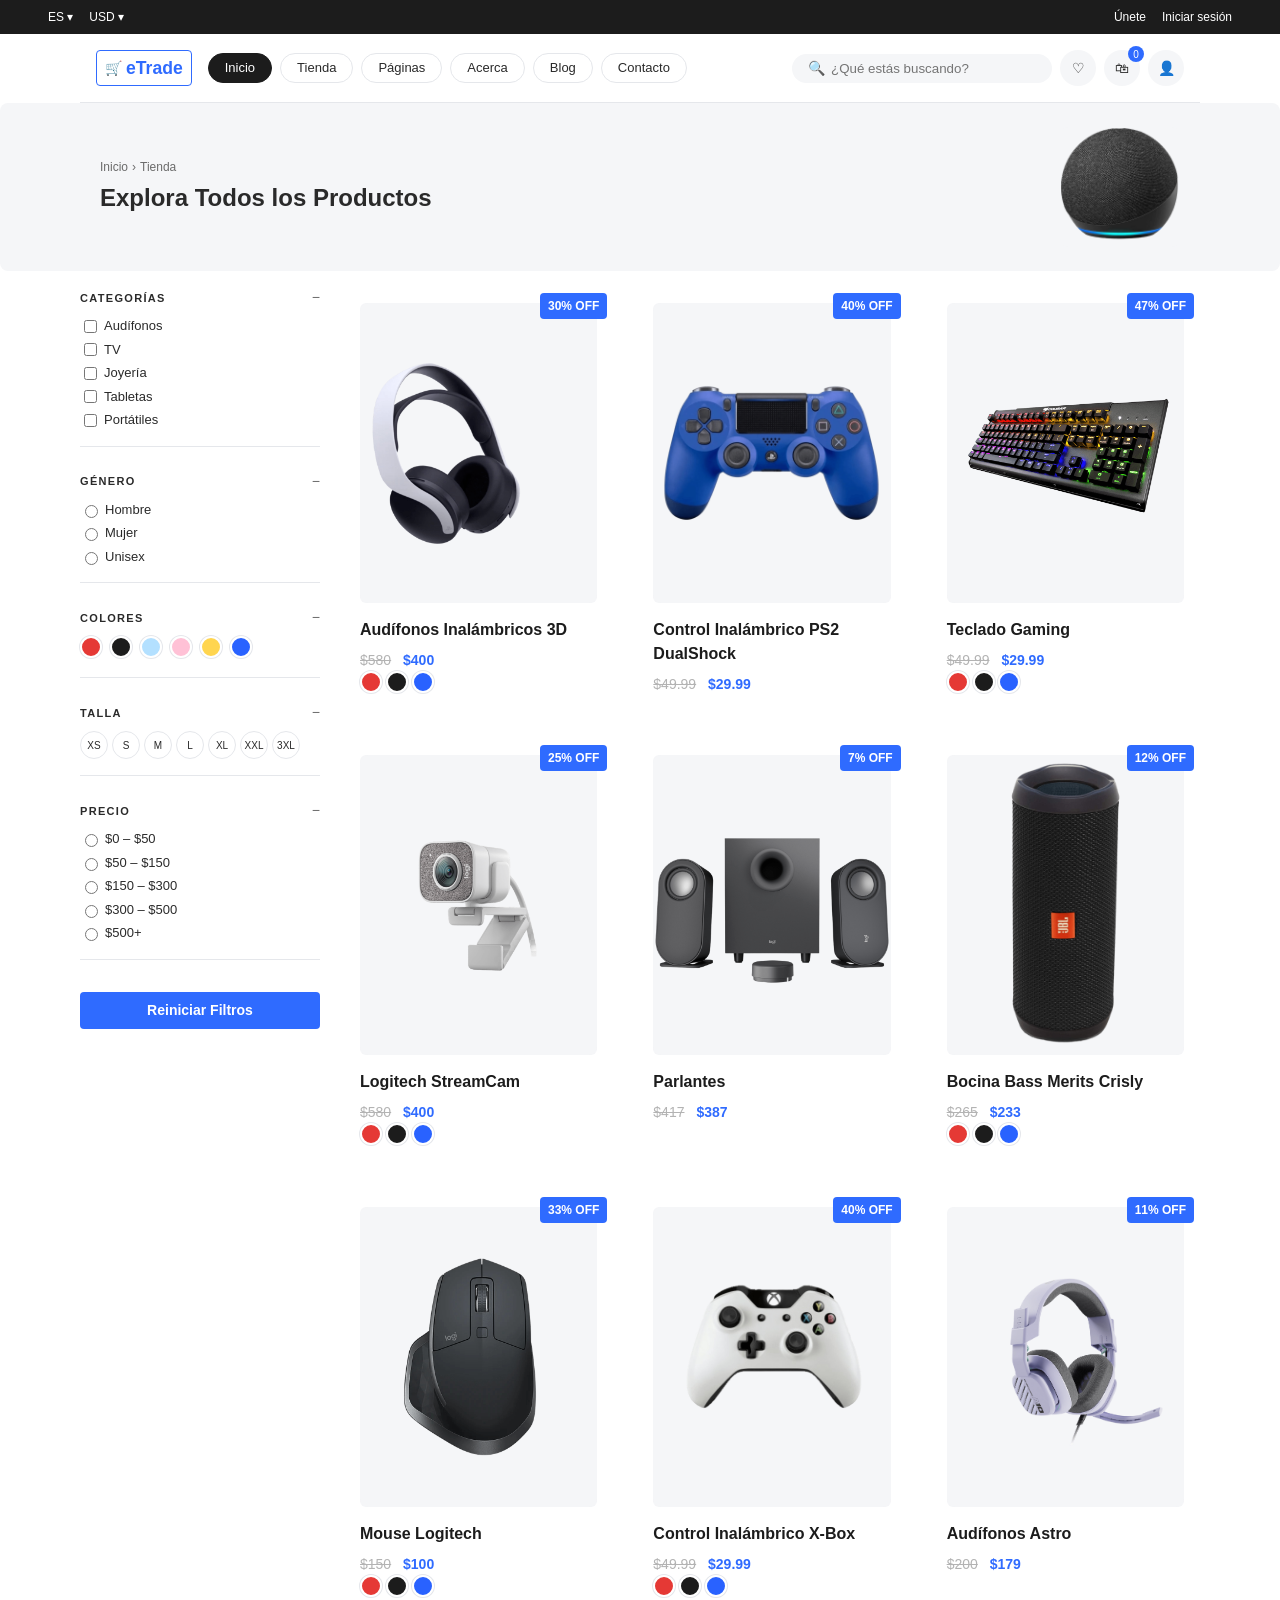
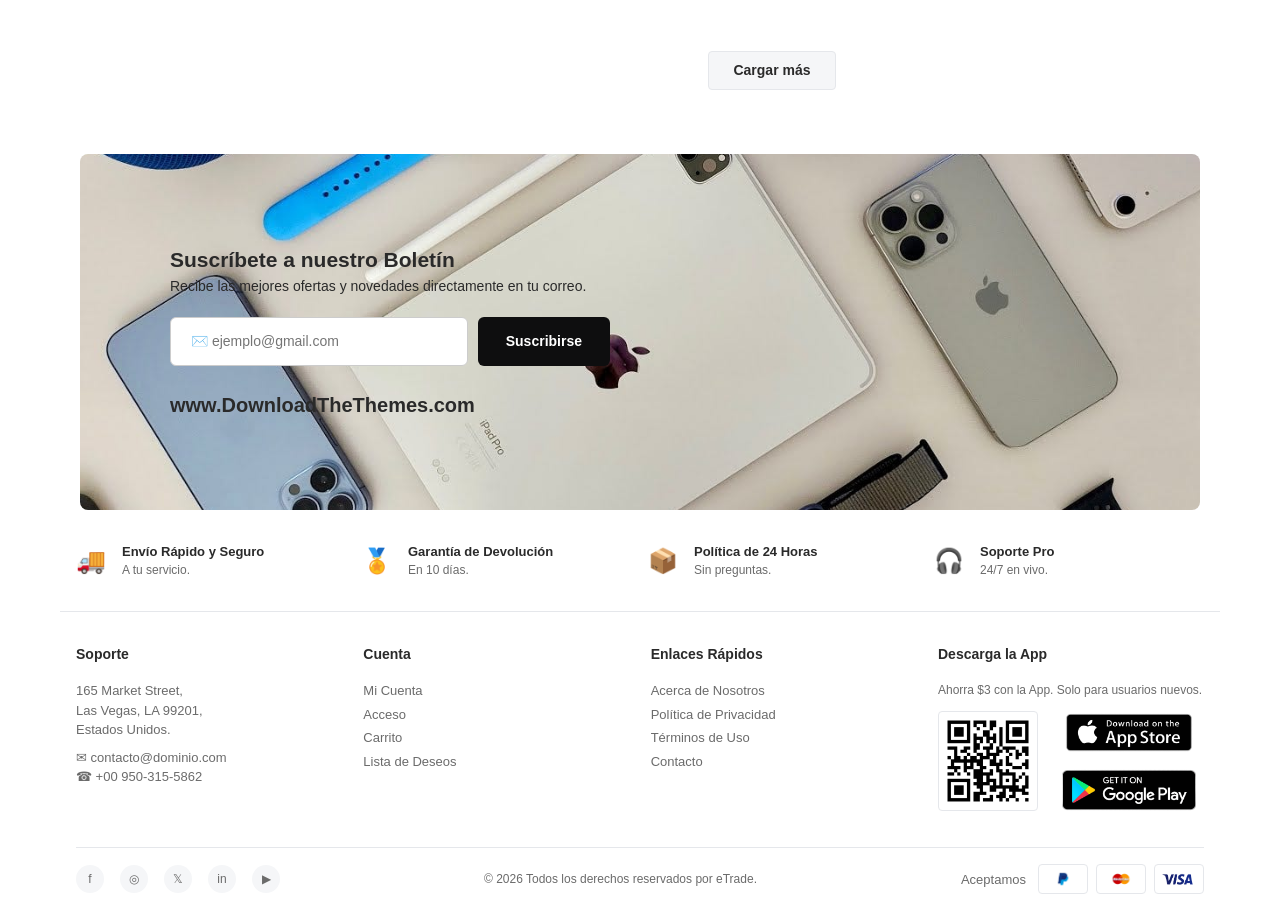
<file: Tienda_Accesorios/index.html>
<!DOCTYPE html>
<html lang="es">
<head>
  <meta charset="UTF-8" />
  <meta name="viewport" content="width=device-width, initial-scale=1.0" />
  <title>Tienda Accesorios</title>
  <link rel="stylesheet" href="estilos.css" />
</head>
<body>

  <!-- ============== BARRA SUPERIOR (idioma / moneda / sesión) ============== -->
  <div class="barra-superior">
    <div class="barra-superior_izquierda">
      <span class="barra-superior_item">ES ▾</span>
      <span class="barra-superior_item">USD ▾</span>
    </div>
    <div class="barra-superior_derecha">
      <a href="#" class="barra-superior_enlace">Únete</a>
      <a href="#" class="barra-superior_enlace">Iniciar sesión</a>
    </div>
  </div>

  <!-- ============== CABECERA PRINCIPAL ============== -->
  <header class="cabecera">
    <div class="cabecera_logo">
      <span class="cabecera_logo-icono">🛒</span>
      <span class="cabecera_logo-texto">eTrade</span>
    </div>

    <nav class="navegacion" aria-label="Navegación principal">
      <ul class="navegacion_lista">
        <li class="navegacion_item"><a href="#" class="navegacion_enlace navegacion_enlace--activo">Inicio</a></li>
        <li class="navegacion_item"><a href="#" class="navegacion_enlace">Tienda</a></li>
        <li class="navegacion_item"><a href="#" class="navegacion_enlace">Páginas</a></li>
        <li class="navegacion_item"><a href="#" class="navegacion_enlace">Acerca</a></li>
        <li class="navegacion_item"><a href="#" class="navegacion_enlace">Blog</a></li>
        <li class="navegacion_item"><a href="#" class="navegacion_enlace">Contacto</a></li>
      </ul>
    </nav>

    <div class="cabecera_acciones">
      <div class="buscador">
        <span class="buscador_icono" aria-hidden="true">🔍</span>
        <input type="search" class="buscador_campo" placeholder="¿Qué estás buscando?" />
      </div>
      <button class="cabecera_boton-icono" aria-label="Favoritos">♡</button>
      <button class="cabecera_boton-icono cabecera_boton-icono--badge" aria-label="Carrito" data-badge="0">🛍</button>
      <button class="cabecera_boton-icono" aria-label="Mi cuenta">👤</button>
    </div>
  </header>

  <!-- ============== ENCABEZADO DE PÁGINA (breadcrumb + título) ============== -->
  <section class="encabezado-pagina">
    <div class="encabezado-pagina_texto">
      <nav class="ruta" aria-label="Migas de pan">
        <a href="#" class="ruta_enlace">Inicio</a>
        <span class="ruta_separador">›</span>
        <a href="#" class="ruta_enlace">Tienda</a>
      </nav>
      <h1 class="encabezado-pagina_titulo">Explora Todos los Productos</h1>
    </div>
    <div class="encabezado-pagina_imagen" aria-hidden="true">
      <img src="imagenes/eco_dot.png" alt="Parlante Inteligente Eco Dot" />
    </div>
  </section>

  <!-- ============== CUERPO PRINCIPAL ============== -->
  <div class="contenido">

    <!-- ========== ASIDE DE FILTROS ========== -->
    <aside class="filtros" aria-label="Filtros de búsqueda">

      <!-- Categorías -->
      <section class="filtros_bloque">
        <header class="filtros_cabecera">
          <h2 class="filtros_titulo">Categorías</h2>
          <span class="filtros_toggle">−</span>
        </header>
        <ul class="filtros_lista">
          <li><label><input type="checkbox" /> Audífonos</label></li>
          <li><label><input type="checkbox" /> TV</label></li>
          <li><label><input type="checkbox" /> Joyería</label></li>
          <li><label><input type="checkbox" /> Tabletas</label></li>
          <li><label><input type="checkbox" /> Portátiles</label></li>
        </ul>
      </section>

      <!-- Género -->
      <section class="filtros_bloque">
        <header class="filtros_cabecera">
          <h2 class="filtros_titulo">Género</h2>
          <span class="filtros_toggle">−</span>
        </header>
        <ul class="filtros_lista">
          <li><label><input type="radio" name="genero" /> Hombre</label></li>
          <li><label><input type="radio" name="genero" /> Mujer</label></li>
          <li><label><input type="radio" name="genero" /> Unisex</label></li>
        </ul>
      </section>

      <!-- Colores -->
      <section class="filtros_bloque">
        <header class="filtros_cabecera">
          <h2 class="filtros_titulo">Colores</h2>
          <span class="filtros_toggle">−</span>
        </header>
        <ul class="filtros_colores">
          <li><button class="color color--rojo" aria-label="Rojo"></button></li>
          <li><button class="color color--negro" aria-label="Negro"></button></li>
          <li><button class="color color--celeste" aria-label="Celeste"></button></li>
          <li><button class="color color--rosa" aria-label="Rosa"></button></li>
          <li><button class="color color--amarillo" aria-label="Amarillo"></button></li>
          <li><button class="color color--azul" aria-label="Azul"></button></li>
        </ul>
      </section>

      <!-- Tallas -->
      <section class="filtros_bloque">
        <header class="filtros_cabecera">
          <h2 class="filtros_titulo">Talla</h2>
          <span class="filtros_toggle">−</span>
        </header>
        <ul class="filtros_tallas">
          <li><button class="talla">XS</button></li>
          <li><button class="talla">S</button></li>
          <li><button class="talla">M</button></li>
          <li><button class="talla">L</button></li>
          <li><button class="talla">XL</button></li>
          <li><button class="talla">XXL</button></li>
          <li><button class="talla">3XL</button></li>
        </ul>
      </section>

      <!-- Precio -->
      <section class="filtros_bloque">
        <header class="filtros_cabecera">
          <h2 class="filtros_titulo">Precio</h2>
          <span class="filtros_toggle">−</span>
        </header>
        <ul class="filtros_lista">
          <li><label><input type="radio" name="precio" /> $0 – $50</label></li>
          <li><label><input type="radio" name="precio" /> $50 – $150</label></li>
          <li><label><input type="radio" name="precio" /> $150 – $300</label></li>
          <li><label><input type="radio" name="precio" /> $300 – $500</label></li>
          <li><label><input type="radio" name="precio" /> $500+</label></li>
        </ul>
      </section>

      <button class="boton boton--primario filtros_reset">Reiniciar Filtros</button>
    </aside>

    <!-- ========== CUADRÍCULA DE PRODUCTOS ========== -->
    <main class="productos" aria-label="Listado de productos">
      <div class="productos_rejilla">

        <div class="tarjeta-producto">

          <div class="contenedor-foto">
            <span class="etiqueta-descuento">30% OFF</span>
            <img src="imagenes/wireless_headset.png" alt="Audífonos Inalámbricos" />
          </div>
        
          <h3>Audífonos Inalámbricos 3D</h3>

          <p class="precios">
            <span class="precio-antes">$580</span> 
            <span class="precio-ahora">$400</span>
          </p>
          <ul class="tarjeta_variantes">
            <li class="color color--rojo"></li>
            <li class="color color--negro"></li>
            <li class="color color--azul"></li>
          </ul>

        </div>

        <div class="tarjeta-producto">

          <div class="contenedor-foto">
            <span class="etiqueta-descuento">40% OFF</span>
            <img src="imagenes/ps_control.png" alt="Control Inalámbrico" />
          </div>
        
          <h3>Control Inalámbrico PS2 DualShock</h3>

          <p class="precios">
            <span class="precio-antes">$49.99</span> 
            <span class="precio-ahora">$29.99</span>
          </p>

        </div>

        <div class="tarjeta-producto">

          <div class="contenedor-foto">
            <span class="etiqueta-descuento">47% OFF</span>
            <img src="imagenes/keyboard_gaming.png" alt="Teclado Gaming" />
          </div>
        
          <h3>Teclado Gaming</h3>

          <p class="precios">
            <span class="precio-antes">$49.99</span> 
            <span class="precio-ahora">$29.99</span>
          </p>
          <ul class="tarjeta_variantes">
            <li class="color color--rojo"></li>
            <li class="color color--negro"></li>
            <li class="color color--azul"></li>
          </ul>

        </div>

        <div class="tarjeta-producto">

          <div class="contenedor-foto">
            <span class="etiqueta-descuento">25% OFF</span>
            <img src="imagenes/logitech_streamcam.png" alt="Camara Logitech" />
          </div>
        
          <h3>Logitech StreamCam</h3>

          <p class="precios">
            <span class="precio-antes">$580</span> 
            <span class="precio-ahora">$400</span>
          </p>
          <ul class="tarjeta_variantes">
            <li class="color color--rojo"></li>
            <li class="color color--negro"></li>
            <li class="color color--azul"></li>
          </ul>

        </div>

        <div class="tarjeta-producto">

          <div class="contenedor-foto">
            <span class="etiqueta-descuento">7% OFF</span>
            <img src="imagenes/wireless_3D.png" alt="Parlante" />
          </div>
        
          <h3>Parlantes</h3>

          <p class="precios">
            <span class="precio-antes">$417</span> 
            <span class="precio-ahora">$387</span>
          </p>

        </div>

        <div class="tarjeta-producto">

          <div class="contenedor-foto">
            <span class="etiqueta-descuento">12% OFF</span>
            <img src="imagenes/Bass.png" alt="Bocina wireless" />
          </div>
        
          <h3>Bocina Bass Merits Crisly</h3>

          <p class="precios">
            <span class="precio-antes">$265</span> 
            <span class="precio-ahora">$233</span>
          </p>
          <ul class="tarjeta_variantes">
            <li class="color color--rojo"></li>
            <li class="color color--negro"></li>
            <li class="color color--azul"></li>
          </ul>

        </div>

        <div class="tarjeta-producto">

          <div class="contenedor-foto">
            <span class="etiqueta-descuento">33% OFF</span>
            <img src="imagenes/wireless_mouse.png" alt="Mouse Inalambrico" />
          </div>
        
          <h3>Mouse Logitech</h3>

          <p class="precios">
            <span class="precio-antes">$150</span> 
            <span class="precio-ahora">$100</span>
          </p>
          <ul class="tarjeta_variantes">
            <li class="color color--rojo"></li>
            <li class="color color--negro"></li>
            <li class="color color--azul"></li>
          </ul>

        </div>

        <div class="tarjeta-producto">

          <div class="contenedor-foto">
            <span class="etiqueta-descuento">40% OFF</span>
            <img src="imagenes/xbox_controller.png" alt="Control wireless" />
          </div>
        
          <h3>Control Inalámbrico X-Box</h3>

          <p class="precios">
            <span class="precio-antes">$49.99</span> 
            <span class="precio-ahora">$29.99</span>
          </p>
          <ul class="tarjeta_variantes">
            <li class="color color--rojo"></li>
            <li class="color color--negro"></li>
            <li class="color color--azul"></li>
          </ul>

        </div>

        <div class="tarjeta-producto">

          <div class="contenedor-foto">
            <span class="etiqueta-descuento">11% OFF</span>
            <img src="imagenes/headset_astro.png" alt="Audifonos Inalámbrico" />
          </div>
        
          <h3>Audífonos Astro</h3>

          <p class="precios">
            <span class="precio-antes">$200</span> 
            <span class="precio-ahora">$179</span>
          </p>

        </div>
      </div>

      <div class="productos_paginacion">
        <button class="boton boton--secundario">Cargar más</button>
      </div>

    </main>
  </div>

  <!-- ============== BOLETIN ============== -->
  <section class="boletin-fondo">
  <div class="boletin-contenido">
    <h2>Suscríbete a nuestro Boletín</h2>
    <p>Recibe las mejores ofertas y novedades directamente en tu correo.</p>
    
    <div class="boletin-formulario">
      <input type="email" class="boletin-input" placeholder="✉️ ejemplo@gmail.com" />
      <button type="submit" class="boletin-boton" >Suscribirse</button>
    </div>
    <p class="correo">www.DownloadTheThemes.com</p>
  </div>
</section>

  <!-- ============== BENEFICIOS ============== -->
  <section class="beneficios">
    <article class="beneficio">
      <span class="beneficio_icono">🚚</span>
      <div>
        <h3 class="beneficio_titulo">Envío Rápido y Seguro</h3>
        <p class="beneficio_texto">A tu servicio.</p>
      </div>
    </article>
    <article class="beneficio">
      <span class="beneficio_icono">🏅</span>
      <div>
        <h3 class="beneficio_titulo">Garantía de Devolución</h3>
        <p class="beneficio_texto">En 10 días.</p>
      </div>
    </article>
    <article class="beneficio">
      <span class="beneficio_icono">📦</span>
      <div>
        <h3 class="beneficio_titulo">Política de 24 Horas</h3>
        <p class="beneficio_texto">Sin preguntas.</p>
      </div>
    </article>
    <article class="beneficio">
      <span class="beneficio_icono">🎧</span>
      <div>
        <h3 class="beneficio_titulo">Soporte Pro</h3>
        <p class="beneficio_texto">24/7 en vivo.</p>
      </div>
    </article>
  </section>

  <!-- ============== PIE DE PÁGINA ============== -->
  <footer class="pie">
    <div class="pie_columnas">

      <!-- Columna 1 -->
      <section class="pie_columna">
        <h3 class="pie_titulo">Soporte</h3>
        <address class="pie_direccion">
          165 Market Street,<br />
          Las Vegas, LA 99201,<br />
          Estados Unidos.
        </address>
        <p class="pie_contacto">✉ contacto@dominio.com</p>
        <p class="pie_contacto">☎ +00 950-315-5862</p>
      </section>

      <!-- Columna 2 -->
      <section class="pie_columna">
        <h3 class="pie_titulo">Cuenta</h3>
        <ul class="pie_lista">
          <li><a href="#">Mi Cuenta</a></li>
          <li><a href="#">Acceso</a></li>
          <li><a href="#">Carrito</a></li>
          <li><a href="#">Lista de Deseos</a></li>
        </ul>
      </section>

      <!-- Columna 3 -->
      <section class="pie_columna">
        <h3 class="pie_titulo">Enlaces Rápidos</h3>
        <ul class="pie_lista">
          <li><a href="#">Acerca de Nosotros</a></li>
          <li><a href="#">Política de Privacidad</a></li>
          <li><a href="#">Términos de Uso</a></li>
          <li><a href="#">Contacto</a></li>
        </ul>
      </section>

      <!-- Columna 4 -->
      <section class="pie_columna">
        <h3 class="pie_titulo">Descarga la App</h3>
        <p class="pie_app-texto">Ahorra $3 con la App. Solo para usuarios nuevos.</p>
        <div class="pie_app">
          <div class="pie_qr">
            <img src="imagenes/qr-code-logo-png_seeklogo-217342.png" alt="Codigo Descarga" />
          </div>
          <div class="pie_tiendas">
            <a href="#" class="pie_tienda_enlace">
              <img src="imagenes/apple-logo.png" alt="Descargar en App Store" />
            </a>
            <a href="#" class="pie_tienda_enlace">
              <img src="imagenes/google-play-logo.png" alt="Disponible en Google Play" />
            </a>
          </div>
        </div>
      </section>
    </div>

    <!-- Footer  -->
    <div class="pie_inferior">
      <ul class="pie_redes">
        <li><a href="#" aria-label="Facebook">f</a></li>
        <li><a href="#" aria-label="Instagram">◎</a></li>
        <li><a href="#" aria-label="Twitter">𝕏</a></li>
        <li><a href="#" aria-label="LinkedIn">in</a></li>
        <li><a href="#" aria-label="YouTube">▶</a></li>
      </ul>
      <p class="pie_copy">&copy; 2026 Todos los derechos reservados por eTrade.</p>
      <div class="pie_pagos">
        <span>Aceptamos</span>
        <div class="pago_marca">
          <img src="./imagenes/paypal-logo.png" alt="Paypal"/>
        </div>
        <div class="pago_marca">
          <img src="./imagenes/mastercard-logo.png" alt="MasterCard"/>
        </div>
        <div class="pago_marca">
          <img src="./imagenes/visa-logo.png" alt="Visa"/>
        </div>
      </div>
    </div>
  </footer>

</body>
</html>
</file>
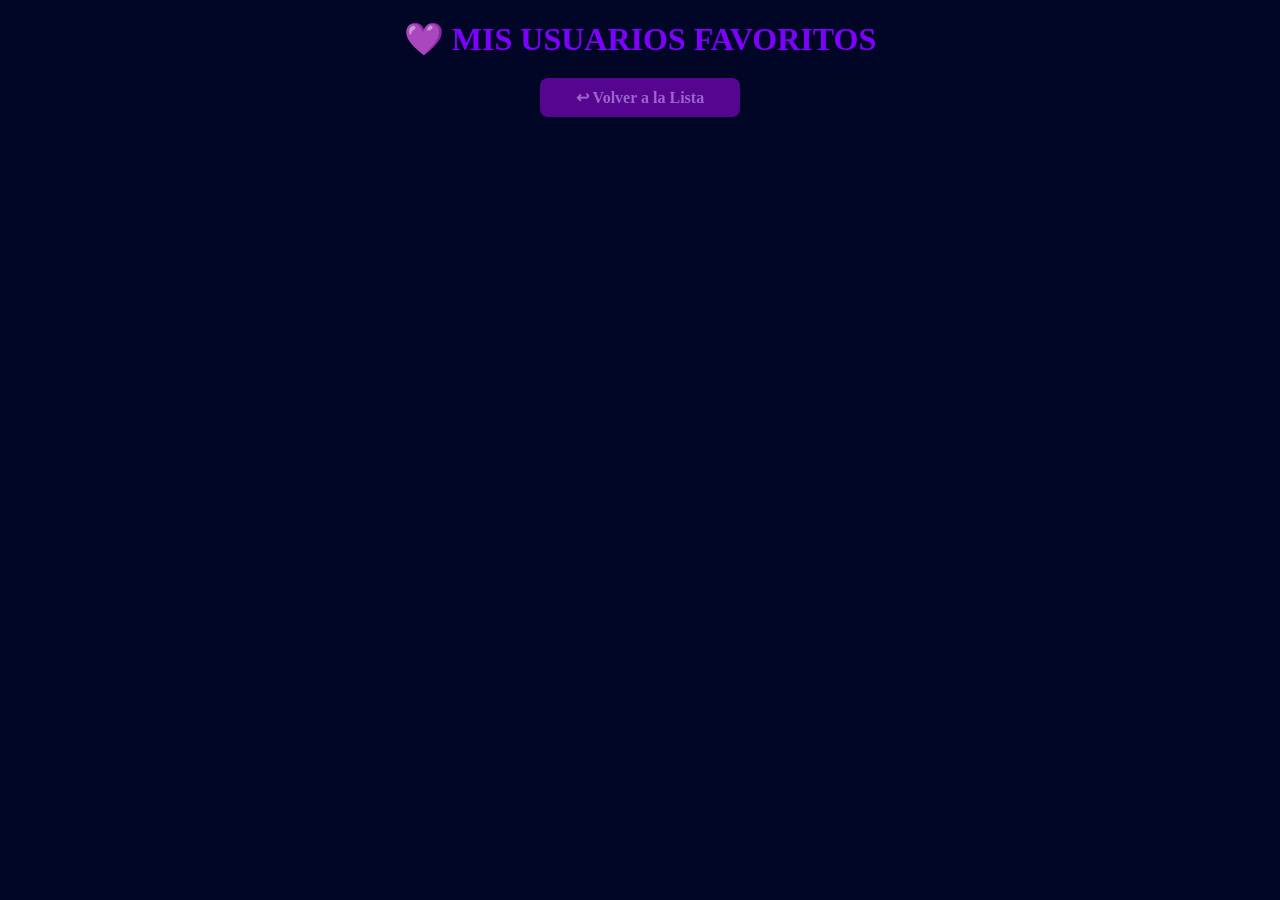
<file: Random _User/favoritos.html>
<!DOCTYPE html>
<html lang="es">

<head>
    <meta charset="UTF-8">
    <meta name="viewport" content="width=device-width, initial-scale=1.0">
    <title>Mis Favoritos</title>

    <style>
        * {
            margin: 0;
            padding: 0;
            box-sizing: border-box;
        }

        body {
            background-color: rgb(1, 5, 38);
            padding: 20px;
        }

        h1 {
            text-align: center;
            margin-bottom: 20px;
            color: #7f00ff;
        }

        .btn-volver {
            display: block;
            width: 200px;
            background-color: #560591;
            color: #9966cc;
            padding: 10px;
            border-radius: 8px;
            text-align: center;
            font-weight: bold;
            text-decoration: none;
            margin: 0 auto 30px auto;
        }

        .contenedor {
            display: grid;
            grid-template-columns: repeat(auto-fill, minmax(250px, 1fr));
            gap: 20px;
            max-width: 1400px;
            margin: 0 auto;
        }

        .tarjeta-usuario {
            position: relative;
            background: #560591;
            border-radius: 10px;
            padding: 20px;
            text-align: center;
            cursor: pointer;
        }

        .tarjeta-usuario img {
            width: 150px;
            height: 150px;
            border-radius: 50%;
            margin-bottom: 15px;
            object-fit: cover;
            border: 3px solid #9966cc;
        }

        .tarjeta-usuario h3 {
            margin: 5px 0;
            color: #9966cc;
            font-size: 16px;
        }

        .tarjeta-usuario .nombre {
            font-weight: bold;
            font-size: 28px;
            color: #9966cc;
        }

        .tarjeta-usuario .genero {
            color: #9966cc;
            text-transform: capitalize;
        }

        .tarjeta-usuario .edad {
            color: #7f00ff;
            font-weight: bold;
        }

        .mensaje-vacio {
            color: #9966cc;
            text-align: center;
            font-size: 20px;
            grid-column: 1 / -1;
        }

        .eliminar-fav {
            position: absolute;
            top: 15px;
            right: 15px;
            font-size: 24px;
            background: none;
            border: none;
            color: #ff4b4b;
            cursor: pointer;
        }
    </style>
</head>

<body>
    <h1>💜 MIS USUARIOS FAVORITOS</h1>

    <a href="index.html" class="btn-volver">↩ Volver a la Lista</a>

    <div class="contenedor" id="grid"></div>

    <script>
        document.addEventListener("DOMContentLoaded", () => {
            let grid = document.getElementById("grid");

            function renderizarFavoritos() {
                let usuarios = JSON.parse(localStorage.getItem("usuarios")) || [];
                let favoritosIndexes = JSON.parse(localStorage.getItem("favoritos")) || [];

                grid.innerHTML = "";

                favoritosIndexes.forEach(favIndex => {
                    let usuario = usuarios[favIndex];
                    if (!usuario) return;

                    let tarjeta = document.createElement("div");
                    tarjeta.classList.add("tarjeta-usuario");

                    tarjeta.innerHTML = `
                    <button class="eliminar-fav" data-index="${favIndex}">❌</button>
                    <img src="${usuario.picture.large}" alt="Avatar de ${usuario.name.first}">
                    <h3 class="nombre">${usuario.name.first} ${usuario.name.last}</h3>
                    <h3 class="genero">${usuario.gender}</h3>
                    <h3 class="edad">${usuario.dob.age} años</h3>`;

                    tarjeta.addEventListener("click", () => {
                        localStorage.setItem("usuarioSeleccionado", JSON.stringify(usuario));
                        window.location.href = "tarjeta.html";
                    });

                    grid.appendChild(tarjeta);
                });

                document.querySelectorAll(".eliminar-fav").forEach(boton => {
                    boton.addEventListener("click", function (e) {
                        e.stopPropagation();
                        const favIndex = parseInt(this.dataset.index);

                        let favoritosIndexes = JSON.parse(localStorage.getItem("favoritos")) || [];
                        favoritosIndexes = favoritosIndexes.filter(id => id !== favIndex);

                        localStorage.setItem("favoritos", JSON.stringify(favoritosIndexes));
                        renderizarFavoritos();
                    });
                });
            }

            renderizarFavoritos();
        });
    </script>
</body>

</html>
</file>
<file: estilos.css>
:root {
    --color-bg: #0a0a0f;
    --color-surface: #12121f;
    --color-surface-hover: #1a1a30;
    --color-panel: #161628;

    --color-text: #e8e8ff;
    --color-text-secondary: #b0b0d0;
    --color-muted: #7878a0;
    --color-text-inverse: #0a0a0f;

    --color-border: rgba(74, 58, 255, 0.2);
    --color-border-light: rgba(74, 58, 255, 0.1);

    --color-primary: #4a3aff;
    --color-primary-dark: #2a1ac0;
    --color-primary-glow: rgba(74, 58, 255, 0.15);

    --color-accent: #f08a3c;
    --color-accent-dark: #d5722a;
    --color-accent-glow: rgba(240, 138, 60, 0.12);

    --color-beginner: #22a06b;
    --color-intermediate: #d99a17;
    --color-advanced: #d94a3d;

    --radius-sm: 8px;
    --radius-md: 16px;
    --radius-lg: 24px;

    --shadow-card: 0 1px 2px rgba(74, 58, 255, 0.08),
        0 12px 32px -12px rgba(74, 58, 255, 0.2);
    --shadow-lift: 0 2px 4px rgba(74, 58, 255, 0.12),
        0 24px 48px -16px rgba(74, 58, 255, 0.3);

    --font-body: "Inter", system-ui, sans-serif;
    --font-heading: "Space Grotesk", system-ui, sans-serif;
}

*,
*::before,
*::after {
    margin: 0;
    padding: 0;
    box-sizing: border-box;
}

html {
    scroll-behavior: smooth;
}

body {
    margin: 0;
    font-family: var(--font-body);
    color: var(--color-text);
    background: radial-gradient(
        circle farthest-corner at 17.6% 50.7%,
        rgba(25, 0, 184, 0.15) 0%,
        rgba(0, 0, 0, 0.98) 90%
    );
    min-height: 100vh;
    line-height: 1.6;
    -webkit-font-smoothing: antialiased;
}

h1, h2, h3 {
    font-family: var(--font-heading);
    letter-spacing: -0.02em;
    margin: 0;
}

p {
    margin: 0;
}

a { color: inherit; 
    text-decoration: none; 
}

.contenedor {
    max-width: 1200px;
    margin: 0 auto;
    padding: 0 1.5rem;
}

.btn {
    display: inline-flex;
    align-items: center;
    gap: 0.5rem;
    padding: 0.85rem 1.6rem;
    border-radius: 999px;
    font-weight: 600;
    font-size: 0.95rem;
    border: 1px solid transparent;
    cursor: pointer;
    transition: transform 0.2s ease, background 0.2s ease,
        border-color 0.2s ease, color 0.2s ease,
        box-shadow 0.2s ease;
}

.btn:hover { 
    transform: translateY(-2px); 
}

.btn-resaltar {
    background: var(--color-accent);
    color: #23180a;
    box-shadow: 0 8px 20px -8px rgba(240, 138, 60, 0.6);
}

.btn-resaltar:hover {
    background: var(--color-accent-dark);
}

.btn-fantasma {
    background-color: var(--color-surface);
    color: var(--color-muted);
    border-color: var(--color-border);
}

.btn-fantasma:hover {
    border-color: var(--color-primary);
    color: var(--color-primary);
}

.btn-contorno {
    background: transparent;
    color: #fff;
    border-color: rgba(255, 255, 255, 0.35);
}

.btn-contorno:hover {
    background: #fff;
    color: var(--color-primary);
}

.encabezado-portafolio {
    position: sticky;
    top: 0;
    z-index: 40;
    background: rgba(10, 10, 15, 0.85);
    backdrop-filter: blur(12px);
    border-bottom: 1px solid var(--color-border);
}

.navegador {
    display: flex;
    flex-direction: column;
    align-items: center;
    gap: 0.5rem;
    padding-top: 1.2rem;
    padding-bottom: 1.2rem;
    text-align: center;
}

.marca {
    display: flex;
    align-items: center;
    gap: 0.5rem;
    font-family: var(--font-heading);
    font-weight: 600;
    font-size: 1.2rem;
}

.icono-marca {
    color: var(--color-accent);
}

.etiqueta-marca {
    font-size: 0.72rem;
    letter-spacing: 0.2em;
    text-transform: uppercase;
    color: var(--color-muted);
}

.etiqueta-marca .sep {
    color: var(--color-accent);
    margin: 0 0.4rem;
}

.nav {
    display: flex;
    gap: 0.4rem;
}

.nav-link {
    padding: 0.5rem 1rem;
    border-radius: 999px;
    font-size: 0.9rem;
    color: var(--color-muted);
    transition: background 0.2s ease, color 0.2s ease;
}

.nav-link:hover {
    background: var(--color-surface);
    color: var(--color-primary);
}

.hero {
    position: relative;
    overflow: hidden;
    background:
        radial-gradient(60% 50% at 50% 0%, rgba(43, 45, 120, 0.12), transparent 70%),
        radial-gradient(40% 30% at 80% 20%, rgba(240, 138, 60, 0.14), transparent 70%);
}

.hero-in {
    max-width: 780px;
    text-align: center;
    padding-top: 6rem;
    padding-bottom: 6rem;
}

.insignia-hero {
    display: inline-block;
    padding: 0.4rem 1rem;
    border-radius: 999px;
    background: var(--color-surface);
    border: 1px solid var(--color-border);
    font-size: 0.78rem;
    color: var(--color-muted);
    margin-bottom: 1.5rem;
}

.titulo-hero {
    font-size: clamp(2.4rem, 6vw, 4.5rem);
    line-height: 1.05;
    font-weight: 700;
}

.resaltar {
    color: var(--color-accent);
}

.subtitulo-hero {
    max-width: 640px;
    margin: 1.5rem auto 0;
    font-size: 1.1rem;
    color: var(--color-muted);
}

.acciones-hero {
    display: flex;
    flex-wrap: wrap;
    gap: 1rem;
    justify-content: center;
    margin-top: 2.5rem;
}

.estadisticas {
    display: grid;
    grid-template-columns: repeat(3, 1fr);
    gap: 1rem;
    max-width: 520px;
    margin: 4rem auto 0;
}

.tarjeta-estadisticas {
    background: var(--color-surface);
    border: 1px solid var(--color-border);
    border-radius: var(--radius-md);
    padding: 1rem;
    text-align: center;
    box-shadow: var(--shadow-card);
}

.valor-estadisticas {
    font-family: var(--font-heading);
    font-size: 1.6rem;
    font-weight: 700;
    color: var(--color-primary);
}

.etiqueta-estadisticas {
    font-size: 0.75rem;
    color: var(--color-muted);
}

.seccion-proyectos {
    padding: 5rem 0;
}

.panel-proyectos {
    background: var(--color-panel);
    border: 1px solid var(--color-border);
    border-radius: 2rem;
    padding: 3rem 2rem;
    box-shadow: var(--shadow-card);
}

.titulo-seccion {
    text-align: center;
    margin-bottom: 3rem;
}

.eyebrow {
    display: inline-block;
    padding: 0.25rem 0.75rem;
    border-radius: 999px;
    background: rgba(43, 45, 120, 0.08);
    color: var(--color-accent);
    font-size: 0.72rem;
    letter-spacing: 0.15em;
    text-transform: uppercase;
    font-weight: 600;
}

.titulo-seccion h2 {
    font-size: clamp(2rem, 4vw, 2.75rem);
    margin-top: 1rem;
    color: var(--color-accent-dark);
}

.titulo-seccion p{
    max-width: 460px;
    margin: 0.75rem auto 0;
    color: var(--color-muted);
}

.cuadricula-proyectos {
    display: grid;
    gap: 1.5rem;
    grid-template-columns: 1fr;
}

@media (min-width: 640px) {
    .cuadricula-proyectos {
        grid-template-columns: repeat(2, 1fr);
    }
}

@media (min-width: 960px) {
    .cuadricula-proyectos {
        grid-template-columns: repeat(3, 1fr);
    }
}

.tarjeta-proyecto {
    display: flex;
    flex-direction: column;
    background: var(--color-surface);
    border: 1px solid var(--color-border-light);
    border-radius: var(--radius-md);
    overflow: hidden;
    box-shadow: var(--shadow-card);
    transition: all 0.3s ease;
    opacity: 0;
    animation: cardEntrance 0.8s cubic-bezier(0.16, 1, 0.3, 1) forwards;
}

.tarjeta-proyecto:hover {
    transform: translateY(-6px);
    border-color: var(--color-primary);
    box-shadow: var(--shadow-lift);
    background: var(--color-surface-hover);
}

.tarjeta-proyecto:nth-child(1) { animation-delay: 0.05s; }
.tarjeta-proyecto:nth-child(2) { animation-delay: 0.15s; }
.tarjeta-proyecto:nth-child(3) { animation-delay: 0.25s; }
.tarjeta-proyecto:nth-child(4) { animation-delay: 0.35s; }
.tarjeta-proyecto:nth-child(5) { animation-delay: 0.45s; }
.tarjeta-proyecto:nth-child(6) { animation-delay: 0.55s; }

@keyframes cardEntrance {
    from {
        opacity: 0;
        transform: translateY(30px) scale(0.96);
    }

    to {
        opacity: 1;
        transform: translateY(0) scale(1);
    }
}

.tarjeta-proyectos:hover {
    transform: translateY(-6px) scale(1.01);
    border-color: rgba(43, 45, 120, 0.4);
    box-shadow: var(--shadow-lift);
}

.icono-proyecto {
    position: relative;
    aspect-ratio: 16 / 10;
    background-size: cover;
    background-position: center;
    background-repeat: no-repeat;
    border-bottom: 1px solid var(--color-border);
    display: flex;
    align-items: center;
    justify-content: center;
    padding: 1.5rem;
    overflow: hidden;
}

.icono-proyecto::before {
    content: '';
    position: absolute;
    top: 0;
    left: 0;
    right: 0;
    bottom: 0;
    background: rgba(10, 10, 15, 0.3);
    z-index: 0;
    transition: background 0.3ease;
}

.icono-proyecto > * {
    position: relative;
    z-index: 1;
}

.icono {
    width: 56px;
    height: 56px;
    border-radius: var(--radius-md);
    background: var(--color-surface);
    border: 1px solid var(--color-border);
    display: grid;
    place-items: center;
    font-size: 1.5rem;
    color: var(--color-primary);
    transition: transform 0.4s ease;
}

.tarjeta-proyectos:hover .thumb-icon {
    transform: scale(1.1) rotate(3deg);
}

.icono-titulo {
    font-size: 0.9rem;
    font-weight: 500;
    color: var(--color-text);
}

.icono-subtitulo {
    font-size: 0.75rem;
    color: var(--color-muted);
}

.etiqueta-nivel {
    position: absolute;
    top: 0.75rem;
    right: 0.75rem;
    padding: 0.25rem 0.65rem;
    border-radius: 999px;
    font-size: 0.65rem;
    font-weight: 600;
    text-transform: uppercase;
    letter-spacing: 0.08em;
    z-index: 2;
}

.nivel-principiante {
    background: rgba(34, 160, 107, 0.15);
    color: var(--color-beginner);
    border: 1px solid rgba(34, 160, 107, 0.35);
}

.nivel-intermedio {
    background: rgba(217, 154, 23, 0.18);
    color: #8a6300;
    border: 1px solid rgba(217, 154, 23, 0.45);
}

.nivel-avanzado {
    background: rgba(217, 74, 61, 0.15);
    color: var(--color-advanced);
    border: 1px solid rgba(217, 74, 61, 0.35);
}

.cuerpo-proyecto {
    display: flex;
    flex-direction: column;
    flex: 1;
    padding: 1.5rem;
}

.etiqueta-proyecto {
    display: flex;
    flex-wrap: wrap;
    gap: 0.35rem;
    margin-bottom: 0.75rem;
}

.etiqueta {
    padding: 0.2rem 0.6rem;
    background: var(--color-primary-glow);
    color: var(--color-primary);
    border-radius: 6px;
    font-size: 0.65rem;
    font-weight: 600;
    text-transform: uppercase;
    letter-spacing: 0.08em;
    border: 1px solid var(--color-border-light);
}

.titulo-proyecto {
    font-size: 1.2rem;
    font-weight: 600;
}

.subtitulo-proyecto {
    font-size: 0.85rem;
    font-weight: 500;
    color: var(--color-accent);
    margin-top: 0.15rem;
}

.descripcion-proyecto {
    flex: 1;
    margin-top: 0.75rem;
    font-size: 0.9rem;
    color: var(--color-muted);
    line-height: 1.55;
}

.accion-tarjeta {
    display: flex;
    gap: 0.75rem;
    margin-top: 1.5rem;
}

.accion-tarjeta .btn {
    flex: 1;
    padding: 0.65rem 1rem;
    font-size: 0.85rem;
    border-radius: var(--radius-sm);
}

.btn-demo {
    background: var(--color-primary);
    color: #fff;
}

.btn-demo:hover {
    background: var(--color-primary-dark);
}

.btn-codigo {
    background: var(--color-surface);
    color: var(--color-accent);
    border-color: var(--color-border);
}

.btn-codigo:hover {
    border-color: var(--color-accent);
    color: var(--color-accent);
}

.seccion-contacto {
    padding: 0 1.5rem 6rem;
}

.tarjeta-contacto {
    position: relative;
    overflow: hidden;
    max-width: 780px;
    margin: 0 auto;
    padding: 3.5rem 2rem;
    border-radius: 2rem;
    background: var(--color-panel);
    color: #fff;
    text-align: center;
    box-shadow: var(--shadow-lift);
}

.tarjeta-contacto::before,
.tarjeta-contacto::after {
    content: "";
    position: absolute;
    border-radius: 50%;
    filter: blur(60px);
    z-index: 0;
}

.tarjeta-contacto::before {
    width: 260px;
    height: 260px;
    background: rgba(240, 138, 60, 0.35);
    top: -80px;
    right: -80px;
}

.tarjeta-contacto::after {
    width: 300px;
    height: 300px;
    background: rgba(240, 138, 60, 0.22);
    bottom: -100px;
    left: -60px;
}

.tarjeta-contacto>* {
    position: relative;
    z-index: 1;
}

.tarjeta-contacto h2 {
    font-size: clamp(2rem, 4vw, 2.75rem);
}

.tarjeta-contacto p {
    max-width: 460px;
    margin: 1rem auto 0;
    color: rgba(255, 255, 255, 0.82);
}

.tomar-contacto {
    display: flex;
    flex-wrap: wrap;
    gap: 1rem;
    justify-content: center;
    margin-top: 2rem;
}

.ubicacion-contacto {
    margin-top: 2rem;
    font-size: 0.85rem;
    color: rgba(255, 255, 255, 0.7);
}

.footer {
    padding: 2rem 0;
    text-align: center;
    font-size: 0.85rem;
    color: var(--color-muted);
    border-top: 1px solid var(--color-border);
}
</file>
<file: Factura/estilos.css>
*{
    margin: 0;
    padding: 0;
    box-sizing: border-box;
}

/* fondo */

body{
    background: rgb(227, 227, 227);
    font-family: 'Segoe UI', Roboto, 'Helvetica Neue', sans-serif;
    display: flex;
    justify-content: center;
    padding: 32px;
    min-height: 100vh;
}

/* cuerpo factura */

.contenedor-factura {
    max-width: 1000px;
    width: 100%;
    background: white;
    box-shadow: 0 20px 35px -12px rgb(0, 0, 0, 0.2);
    padding: 32px;
    border-bottom: 52px solid transparent; 
    background-image: 
        linear-gradient(white, white), 
        linear-gradient(130deg, #E58940 15%, transparent 10%), 
        linear-gradient(130deg, transparent 13%, #000 10%); 
    background-origin: border-box;
    background-clip: padding-box, border-box, border-box;
    background-size: 100% 100%, 65% 40px, 100% 52px;
    background-position: 0 0, 0 bottom, 0 bottom;
    background-repeat: no-repeat;
}
/* encabezado factura */

.encabezado{
    display: flex;
    height: 200px;
    overflow: hidden;
    background: #0d0d0d;
    justify-content: center;
    margin-left: -32px;
    margin-right: -32px;
    margin-top: -32px;
}

.izquierda, .derecha{
    flex: 1;
    background: #0d0d0d;
    color: white;
    display: flex;
    padding: 20px;
}

.izquierda{
    align-items: center;
    border-bottom: 22px solid white;
    color: white;
    padding-left: 52px;
    margin-right: 23px;
}

.izquierda p{
    font-size: 8px;
}

.logo h3{
    font-size: 24px;
}

.logo {
    display: flex;
    align-items: center;
    gap: 15px;
}

.logo img {
    max-width: 15%;
    height: auto;
}

/* FRANJAS INTERMEDIAS */

.franja {
    width: 40px;
    transform: skewX(-20deg);
}

.blanca{
    background: white;
    clip-path: polygon(0% 92%, 0% 0%, 100% 0%, 100% 15%, 75% 15%, 70% 100%, 0% 100%, 0% 92%);
}

.naranja{
    background: #E58940;
    clip-path: polygon(100% 0%, 100% 15%, 70% 15%, 70% 100%, 0% 100%, 0% 0%);
}

.derecha{
    flex-direction: column;
    justify-content: center;
    align-items: flex-start;
    border-top: 30px solid #E58940;
    color: white;
    margin-left: 19px;
    padding-right: 52px;
}

.derecha h2{
    color: #E58940;
    margin-bottom: 10px;
    width: 100%;
    text-align: left;
    font-size: 40px;
    padding-top: 12px;
    padding-left: 100px;
}

.derecha p{
    line-height: 20px;
    font-size: 12px;
    padding-left: 100px;
}

/* estilos detalle cliente */

.detalles-cliente{
    display: flex;
    justify-content: space-between;
    padding-top: 12px;
}

.factura-para{
    padding: 16px 24px;
    line-height: 24px;
}


.factura-para h3{
    color: #E58940;
    padding-bottom: 12px;
}

.detalles-metodo-pago{
    padding: 16px 24px;
}

.titulo-metodo{
    color: #E58940;
    padding-bottom: 12px;
    font-weight: 700;
    font-size: 20px;
}

.metodo-contenido{
    display: flex;
    justify-content: space-between;
    gap: 12px;
    line-height: 24px;
}

/* estilos cuerpo tabla */

.elementos-tabla{
    width: 100%;
    border-collapse: separate;
    margin: 30px 0 24px 0;
}

.elementos-tabla th{
    text-align: center;
    font-weight: 600;
    background-color: #E58940;
    color: white;
    padding: 12px;
}

.elementos-tabla th:nth-child(1),
.elementos-tabla th:nth-child(2){
    text-align: left;
}

.elementos-tabla td{
    padding: 12px 8px;
    text-align: center;
}

.elementos-tabla td:nth-child(1),
.elementos-tabla td:nth-child(2){
    text-align: left;
}

.elementos-tabla tr:nth-child(even){
    background-color: #ececec
}

/* estilo seccion subtotal */

.subtotal-factura{
    display: flex;
    justify-content: space-between;
    padding: 0 36px 12px 12px;
    line-height: 24px;
}

.valores-subtotal{
    text-align: right;
}

/* estilo seccion total */

.total-factura{
    display: flex;
    justify-content: space-between;
    padding: 12px 36px 12px 12px;
    background-color: #E58940;
    color: white;
    font-weight: 600;
}

/* estilos seccion terminos y condiciones firma */

.terminos-firma{
    display: flex;
    justify-content: space-between;
    padding-top: 24px;
    padding-bottom: 50px;
}

.terminos-condiciones{
    width: 60%;
    line-height: 24px;
    font-size: 13px;
}

.firma{
    text-align: center;
    padding-top: 64px;
}

/* --- RESPONSIVIDAD --- */

@media (min-width: 769px) and (max-width: 1024px) {
    
    body {
        padding: 20px;
    }
    
    .contenedor-factura {
        max-width: 100%;
        padding: 25px;
    }
    
    .encabezado {
        margin-left: -25px;
        margin-right: -25px;
        margin-top: -25px;
    }
    
    .izquierda {
        padding-left: 25px;
        margin-right: 15px;
    }
    
    .derecha {
        padding-right: 25px;
        margin-left: 15px;
    }
    
    .derecha h2 {
        padding-left: 50px;
        font-size: 32px;
    }
    
    .derecha p {
        padding-left: 50px;
    }
    
    .elementos-tabla {
        overflow-x: auto;
    }
    
    .elementos-tabla table {
        min-width: 700px;
    }
}

@media (min-width: 481px) and (max-width: 768px) {
    
    body {
        padding: 15px;
    }
    
    .contenedor-factura {
        padding: 20px;
        border-bottom: 35px solid transparent;
        background-size: 100% 100%, 85% 40px, 100% 35px;
    }
    
    .encabezado {
        flex-direction: column;
        height: auto;
        margin-left: -20px;
        margin-right: -20px;
        margin-top: -20px;
    }
    
    /* Ocultar franjas */

    .franja {
        display: none;
    }
    
    .izquierda {
        margin-right: 0;
        padding: 25px 20px;
        justify-content: center;
        text-align: center;
        border-bottom: 5px solid white;
    }
    
    .logo {
        flex-direction: column;
        text-align: center;
        gap: 10px;
    }
    
    .logo img {
        max-width: 70px;
    }
    
    .logo h3 {
        font-size: 22px;
    }
    
    .derecha {
        margin-left: 0;
        padding: 25px 20px;
        border-top: 5px solid #E58940;
        align-items: center;
        text-align: center;
    }
    
    .derecha h2 {
        padding-left: 0;
        text-align: center;
        font-size: 32px;
    }
    
    .derecha p {
        padding-left: 0;
        text-align: center;
    }
    
    /* Detalles cliente */
    .detalles-cliente {
        flex-direction: column;
        gap: 15px;
    }
    
    .factura-para,
    .detalles-metodo-pago {
        width: 100%;
        padding: 12px 0;
    }

    .factura-para, 
    .titulo-metodo{
        text-align: center;
    }
    
    .metodo-contenido{
        display: flex;
        justify-content: center;
        gap: 12px;
        line-height: 24px;
    }
    
    /* Tabla con scroll */
    .elementos-tabla {
        display: block;
        overflow-x: auto;
        white-space: nowrap;
    }
    
    .elementos-tabla table {
        min-width: 650px;
    }
    
    /* Subtotal y total */
    .subtotal-factura,
    .total-factura {
        flex-wrap: nowrap;
        min-width: 100%;
    }
    
    .subtotal-factura {
        padding: 0 12px 12px 12px;
    }
    
    .total-factura {
        padding: 12px;
    }
    
    /* Términos y firma */
    .terminos-firma {
        flex-direction: column;
        gap: 20px;
        padding-bottom: 0;
    }
    
    .terminos-condiciones {
        width: 100%;
        order: 1;
        text-align: left;
    }
    
    .firma {
        width: 100%;
        order: 2;
        text-align: right;
        padding-top: 0;
    }
}

@media (max-width: 480px) {
    
    body {
        padding: 10px;
    }
    
    .contenedor-factura {
        padding: 15px;
        border-bottom: 25px solid transparent;
        background-size: 100% 100%, 100% 50px, 100% 25px;
    }
    
    .encabezado {
        flex-direction: column;
        height: auto;
        margin-left: -15px;
        margin-right: -15px;
        margin-top: -15px;
    }
    
    /* Ocultar franjas */
    .franja {
        display: none;
    }
    
    .izquierda {
        margin-right: 0;
        padding: 20px 15px;
        justify-content: center;
        text-align: center;
        border-bottom: 5px solid white;
    }
    
    .izquierda p {
        font-size: 9px;
    }
    
    .logo {
        flex-direction: column;
        text-align: center;
        gap: 8px;
    }
    
    .logo img {
        max-width: 55px;
    }
    
    .logo h3 {
        font-size: 18px;
    }
    
    .derecha {
        margin-left: 0;
        padding: 20px 15px;
        border-top: 5px solid #E58940;
        align-items: center;
        text-align: center;
    }
    
    .derecha h2 {
        padding-left: 0;
        text-align: center;
        font-size: 28px;
        margin-bottom: 8px;
    }
    
    .derecha p {
        padding-left: 0;
        text-align: center;
        font-size: 11px;
        line-height: 18px;
    }
    
    /* Detalles cliente */
    .detalles-cliente {
        flex-direction: column;
        gap: 10px;
    }
    
    .factura-para,
    .detalles-metodo-pago {
        width: 100%;
        padding: 10px 0;
    }
    
    .factura-para, 
    .titulo-metodo{
        text-align: center;
    }
    
    .factura-para h3,
    .titulo-metodo {
        font-size: 18px;
        padding-bottom: 8px;
    }
    
    .metodo-contenido {
        flex-direction: column;
        gap: 10px;
        line-height: 20px;
    }
    
    /* Tabla con scroll */
    .elementos-tabla {
        display: block;
        overflow-x: auto;
        white-space: nowrap;
        margin: 20px 0;
    }
    
    .elementos-tabla table {
        min-width: 550px;
    }
    
    .elementos-tabla th,
    .elementos-tabla td {
        padding: 8px 6px;
        font-size: 12px;
    }
    
    /* Subtotal y total  */
    .subtotal-factura,
    .total-factura {
        flex-wrap: nowrap;
        min-width: 100%;
        font-size: 13px;
    }
    
    .subtotal-factura {
        padding: 0 10px 10px 10px;
        line-height: 20px;
    }
    
    .total-factura {
        padding: 10px;
    }
    
    /* Términos y firma */
    .terminos-firma {
        flex-direction: column;
        gap: 15px;
        padding-top: 20px;
        padding-bottom: 0;
    }
    
    .terminos-condiciones {
        width: 100%;
        order: 1;
        text-align: left;
        font-size: 11px;
        line-height: 20px;
    }
    
    .firma {
        width: 100%;
        order: 2;
        text-align: right;
        padding-top: 0;
        font-size: 11px;
    }
}

@media (max-width: 320px) {
    
    .contenedor-factura {
        padding: 10px;
    }

    .izquierda,
    .derecha {
        padding: 15px 10px;
    }

    .logo h3 {
        font-size: 16px;
    }

    .derecha h2 {
        font-size: 24px;
    }

    .elementos-tabla table {
        min-width: 480px;
    }

    .subtotal-factura,
    .total-factura {
        font-size: 12px;
        padding: 8px 12px;
    }
}
</file>
<file: hoja_de_vida/estilos.css>
:root {
    --primary-color: #1a1a1a;
    --secondary-color: #4a4a4a;
    --accent-color: #0056b3;
    --bg-color: #f8f9fa;
    --card-bg: #ffffff;
    --text-main: #333333;
    --text-muted: #666666;
    --border-color: #e0e0e0;
    --spacing-xs: 0.5rem;
    --spacing-sm: 1rem;
    --spacing-md: 1.5rem;
    --spacing-lg: 2.5rem;
    --spacing-xl: 4rem;
    --radius: 8px;
    --max-width: 850px;
}

* {
    box-sizing: border-box;
    margin: 0;
    padding: 0;
}

body {
    font-family: 'Inter', -apple-system, BlinkMacSystemFont, "Segoe UI", Roboto, sans-serif;
    line-height: 1.6;
    color: var(--text-main);
    background-color: var(--bg-color);
    padding: var(--spacing-xl) var(--spacing-sm);
}

.wrapper {
    max-width: var(--max-width);
    margin: 0 auto;
    background: var(--card-bg);
    padding: var(--spacing-xl);
    border-radius: var(--radius);
    box-shadow: 0 4px 20px rgba(0, 0, 0, 0.05);
}

h1, h2, h3 {
    color: var(--primary-color);
    margin-bottom: var(--spacing-sm);
    font-weight: 700;
}

h1.header-title {
    font-size: 0.75rem;
    text-transform: uppercase;
    letter-spacing: 0.2em;
    color: var(--accent-color);
    text-align: center;
    margin-bottom: var(--spacing-md);
}

h2.name {
    font-size: 2.5rem;
    text-align: center;
    margin-bottom: var(--spacing-xs);
}

h3 {
    font-size: 1.1rem;
    text-transform: uppercase;
    letter-spacing: 0.05em;
    border-bottom: 2px solid var(--border-color);
    padding-bottom: var(--spacing-xs);
    margin-bottom: var(--spacing-md);
}

p {
    margin-bottom: var(--spacing-md);
}

.main-header {
    text-align: center;
    margin-bottom: var(--spacing-xl);
}

.profile-container {
    margin-bottom: var(--spacing-md);
    display: block; 
}

.profile-img {
    width: 120px;
    height: 120px;
    object-fit: cover;
    border-radius: 50%;
    margin: 0 auto; 
    display: block;
    border: 3px solid var(--bg-color);
    box-shadow: 0 0 0 1px var(--border-color);
}

.tagline {
    font-size: 1.1rem;
    color: var(--secondary-color);
    font-weight: 400;
    max-width: 600px;
    margin: 0 auto var(--spacing-md);
}

.summary {
    font-size: 1.05rem;
    color: var(--secondary-color);
    text-align: center;
    margin-bottom: var(--spacing-xl);
    padding: 0 var(--spacing-lg);
    font-style: italic;
}

.content-grid {
    display: grid;
    grid-template-columns: 1fr; 
    gap: var(--spacing-lg);
}

.info-section {
    margin-bottom: var(--spacing-sm);
}

.data-table {
    width: 100%;
    border-collapse: collapse;
}

.data-table th {
    width: 30%;
    text-align: left;
    color: var(--text-muted);
    font-weight: 600;
    padding: var(--spacing-xs) 0;
    font-size: 0.9rem;
}

.data-table td {
    padding: var(--spacing-xs) 0;
    color: var(--text-main);
}

.skills-list, .cert-list {
    list-style: none;
}

.skills-list li, .cert-list li {
    margin-bottom: var(--spacing-sm);
    display: flex;
    flex-direction: column;
}

.skills-list strong, .cert-list strong {
    color: var(--primary-color);
    font-size: 1rem;
}

.skills-list span, .cert-list span {
    color: var(--text-muted);
    font-size: 0.95rem;
}

section + section {
    margin-top: var(--spacing-lg);
}

@media (min-width: 768px) {
    .content-grid {
        grid-template-columns: 1fr 1fr; 
    }

    .wrapper {
        padding: var(--spacing-xl);
    }
}

@media (max-width: 480px) {
    .wrapper {
        padding: var(--spacing-md);
    }

    h2.name {
        font-size: 1.8rem;
    }
}
</file>
<file: ReplicaPagina/style.css>
* {
    margin: 0;
    padding: 0;
    box-sizing: border-box;
}

:root {
    --primary: #fe5818;
    --dark: #232b32;
    --light: #f8fafd;
    --gray: #5f6e7c;
    --white: #ffffff;
}

body {
    font-family: 'Inter', system-ui, sans-serif;
    background-color: #f4f7f6;
    color: #333;
    line-height: 1.5;
}

.limpiador{
    clear: both;
}

.contenedor{
    width: 90%;
    max-width: 1100px;
    margin: 0 auto;
}


/* --- header --- */

header {
    background: var(--dark);
    color: var(--white);
    padding: 20px 0;
    overflow: hidden;
}

.header-name {
    float: left; 
    font-size: 1.1rem;
}

.header-nav {
    float: right; 
}

.header-nav a {
    color: #adb5bd;
    text-decoration: none;
    margin-left: 20px;
    float: left; 
}

/* Seccion sobre mi */

.section-hero{
    background-color: var(--white);
    padding: 20px 0;
    width: 100%;
}

.hero-izq{
    float: left;
    width: 45%;
    text-align: center;
}

.img-encabezado{
    width: 100%;
    max-width: 350px;
}

.hero-der{    
    float: right;
    width: 50%;
}

.hero-der h1{
    color: var(--primary);
    font-size: 3rem;
    margin-bottom: 15px;
}

.leer-mas-btn{
    background: var(--primary);
    color: var(--white);
    text-decoration: none;
    padding: 15px 40px;
    font-weight: bold;
    cursor: pointer;
    border-radius: 4px;
    float: left;
}

/* Seccion Perfil */

.seccion-perfil{
    background: var(--primary);
    color: var(--white);
    padding: 10px 0;
    text-align: center;
    clear: both;
}

.perfil-avatar{
    width: 380px;
    height: 250px;
    border-radius: 50%;
}

.perfil-info p{
    font-size: 1.5rem;
    margin-bottom: 20px;
}

.perfil-nombre{
    font-weight: bold;
    font-style: italic;
}

/* --- Tarjetas de Proyectos --- */

.seccion-proyectos{
    padding: 0 50px;
    background-color: #f4f7f6;
}

h2{
    text-align: center;
    margin: 20px 0 20px 0;
    color: var(--gray);
    font-size: 2.8rem;
}

.contenedor-proyectos{
    width: 100%;
}

.tarjetas-proyectos{
    float: left;
    width: 23%; 
    margin: 1%;
    background-color: var(--white);
    border: 1px solid #ddd;
    min-height: 550px;
}

.img-placeholder{
    height: 180px;
    background-color: #eee;
    overflow: hidden;
    flex-shrink: 0;
}

.img-placeholder img{
    width: 100%;
    height: 110%;
}

.cuerpo-tarjeta{
    padding: 25px;
    text-align: center;
    height: 550px;
}

.cuerpo-tarjeta h3{
    margin-bottom: 15px;
    color: var(--gray);
    flex-shrink: 0;
    height: 40px;
}

.cuerpo-tarjeta p{
    font-size: 1.2rem;
    color: #666;
    margin-bottom: 25px;
    text-align: center;
    max-height: 500px;
    min-height: 460px;
    overflow: auto;
}

.btn-small{
    background-color: var(--primary);
    color: var(--white);
    text-decoration: none;
    padding: 10px 0;
    float: left;
    width: 100%;
    text-align: center;
    font-weight: bold;
    border-radius: 3px;
    margin-bottom: 15px;
    flex-shrink: 0;
}

/* Footer */

footer {
    background-color: var(--dark);
    color: var(--white);
    padding: 10px 0;
    text-align: right;
    clear: both;
    margin-top: 20px;
}

footer .contenedor{
    width: 90%;
    max-width: 1100px;
    margin-right: 55px;
}

/* aplicacion de media queries para aplicar diseño responsivo */


@media screen and (max-width: 1400px){
    .tarjetas-proyectos{
        width: 45%;
        margin: 1%;
        min-height: 550px;
        height: auto;
        float: none;
        display: inline-block;
    }
    .cuerpo-tarjeta p{
        min-height: 370px;
    }
}


@media screen and (max-width: 992px) {
    .hero-izq, .hero-der {
        float: left;
        width: 100%;
        display: block;
        text-align: center;
    }
    .tarjetas-proyectos {
        width: 45%;
        margin: 1%;
        min-height: 550px;
        height: auto;
    }
    .leer-mas-btn {
        float: none;
        display: inline-block;
        margin-top: 20px;
    }
    .btn-small {
        float: none;
        display: inline-block;
        width: 100%;
        flex-shrink: 0;
    }
    .cuerpo-tarjeta {
        height: auto;
    }
    .cuerpo-tarjeta p{  
        max-height: 400px;
    }
    .footer{
        text-align: center;
    }
}

@media screen and (max-width: 768px) {
    .header-name, .header-nav {
        float: none;
        display: block;
        text-align: center;
    }
    .header-nav a {
        float: none;
        display: inline-block;
        margin: 10px;
    }
    .tarjetas-proyectos {
        float: none;
        width: 100%;
        margin: 10px 0;
        display: block;
    }
    .cuerpo-tarjeta h3{
        font-size: 1.5rem;
    }
    .cuerpo-tarjeta p{
        font-size: 1.3rem;
    }
    .btn-small {
        width: 100%;
    }
}

@media screen and (max-width: 550px) {
    .tarjetas-proyectos {
        float: none;
        width: 100%;
        margin: 10px 0;
        display: block;
    }
    .btn-small {
        width: 100%;
    }
}
</file>
<file: TarjetaPresentacion/estiloProducto.css>
* {
    margin: 0;
    padding: 0;
    box-sizing: border-box;
}

body {
    font-family: 'Inter', -apple-system, BlinkMacSystemFont, "Segoe UI", Roboto, Helvetica, Arial, sans-serif;
    background-color: #f8f9fa;
    color: #333;
    line-height: 1.6;
    padding: 40px 20px;
}

.product-card {
    max-width: 720px;
    margin: 40px auto;
    background-color: #5a5656;
    border-radius: 24px;
    overflow: hidden;
    box-shadow: 0 10px 30px rgba(0, 0, 0, 0.05);
    border: 1px solid #000000;
}

.product-image {
    width: 40%;
    height: auto;
    float: left;
    background-color: #f1f3f5;
    border: thick double #000000;
    border-radius: 24px;
}

.product-content {
    width: 60%;
    float: right;
    padding: 32px;
    text-align: center;
}

.product-title {
    font-size: 1.5rem;
    font-weight: 600;
    color: #8f8e8e;
    margin-bottom: 12px;
    margin-top: 0;
}

.product-description {
    font-size: 0.95rem;
    color: #fcfcfc;
    margin-bottom: 24px;
    text-align: left;
}

.product-price {
    font-size: 30px;
    font-weight: 500;
    color: #1a1a1a;
    margin: 32px;
    text-align: center;
}

.buy-button {
    width: 100%;
    padding: 16px;
    background-color: #8e7f7f;
    color: #ffffff;
    border: none;
    border-radius: 12px;
    font-size: 1rem;
    font-weight: 500;
    cursor: pointer;
    text-decoration: none;
    transition: background-color 0.2s ease;
}

.buy-button:hover {
    background-color: #333;
}
</file>
<file: Tienda_Accesorios/estilos.css>
/* ---------- Variables globales ---------- */
:root {
  /* Paleta */
  --color-primario: #2f6bff;
  --color-primario-oscuro: #1f4fd0;
  --color-oscuro: #1c1c1c;
  --color-texto: #2a2a2a;
  --color-texto-suave: #6b6b6b;
  --color-fondo: #ffffff;
  --color-fondo-suave: #f5f6f8;
  --color-borde: #e5e7eb;
  --color-descuento: #2f6bff;
  --color-precio: #2f6bff;
  --color-precio-antiguo: #b3b3b3;

  /* Espaciados */
  --espaciado-xs: 0.25rem;
  --espaciado-sm: 0.5rem;
  --espaciado-base: 1rem;
  --espaciado-md: 1.5rem;
  --espaciado-lg: 2rem;
  --espaciado-xl: 3rem;

  /* Radios y sombras */
  --radio-sm: 4px;
  --radio-md: 8px;
  --radio-lg: 12px;
  --sombra-suave: 0 2px 8px rgba(0, 0, 0, 0.06);

  /* Tipografía */
  --fuente-base: -apple-system, BlinkMacSystemFont, "Segoe UI", Roboto, "Helvetica Neue", Arial, sans-serif;
}

/* ---------- Reset básico ---------- */
*, *::before, *::after { 
  box-sizing: border-box; 
}
body, h1, h2, h3, p, ul, figure { 
  margin: 0; 
  padding: 0; 
}
ul { 
  list-style: none; 
}
a { 
  color: inherit; 
  text-decoration: none; 
}
button { font: inherit; cursor: pointer; border: none; background: none; color: inherit; }
img { max-width: 100%; display: block; }

body {
  font-family: var(--fuente-base);
  color: var(--color-texto);
  background-color: var(--color-fondo);
  line-height: 1.5;
  font-size: 14px;
}


/* =========================================================
   BARRA SUPERIOR
   ========================================================= */
.barra-superior {
  background-color: var(--color-oscuro);
  color: #fff;
  display: flex;
  flex-wrap: wrap;         /* 🌟 Añadido: Permite que los botones bajen si no caben */
  justify-content: space-between;
  align-items: center;
  padding: var(--espaciado-sm) var(--espaciado-xl);
  font-size: 12px;
}
.barra-superior_izquierda,
.barra-superior_derecha { 
  display: flex; 
  gap: var(--espaciado-base); 
}
.barra-superior_enlace:hover { 
  text-decoration: underline; 
}

/* =========================================================
   CABECERA
   ========================================================= */
.cabecera {
  display: flex;
  flex-wrap: wrap;
  align-items: center;
  gap: var(--espaciado-base);
  padding: var(--espaciado-base);
  border-bottom: 1px solid var(--color-borde);
  margin: 0 80px;
}
.cabecera_logo {
  display: flex;
  align-items: center;
  gap: var(--espaciado-xs);
  font-weight: 700;
  color: var(--color-primario);
  padding: var(--espaciado-xs) var(--espaciado-sm);
  border: 1px solid var(--color-primario);
  border-radius: var(--radio-sm);
}
.cabecera_logo-texto { 
  font-size: 1.1rem; 
}

.navegacion { 
  flex: 1 1 100%; 
  order: 3; 
}
.navegacion_lista { 
  display: flex; 
  flex-wrap: wrap; 
  gap: var(--espaciado-sm); 
}
.navegacion_enlace {
  display: inline-block;
  padding: var(--espaciado-xs) var(--espaciado-base);
  border: 1px solid var(--color-borde);
  border-radius: 999px;
  font-size: 13px;
}
.navegacion_enlace:hover { 
  background-color: var(--color-fondo-suave); 
}
.navegacion_enlace--activo {
  background-color: var(--color-oscuro);
  color: #fff;
  border-color: var(--color-oscuro);
}

.cabecera_acciones {
  display: flex;
  align-items: center;
  gap: var(--espaciado-sm);
  margin-left: auto;
}
.buscador {
  display: flex;
  align-items: center;
  background-color: var(--color-fondo-suave);
  border-radius: 999px;
  padding: var(--espaciado-xs) var(--espaciado-base);
  min-width: 180px;
}
.buscador_icono { color: var(--color-texto-suave); margin-right: var(--espaciado-xs); }
.buscador_campo { border: 0; background: transparent; outline: none; flex: 1; }

.cabecera_boton-icono {
  position: relative;
  width: 36px; height: 36px;
  border-radius: 50%;
  display: inline-flex; align-items: center; justify-content: center;
  background-color: var(--color-fondo-suave);
}
.cabecera_boton-icono--badge::after {
  content: attr(data-badge);
  position: absolute;
  top: -4px; right: -4px;
  background: var(--color-primario);
  color: #fff;
  font-size: 10px;
  width: 16px; height: 16px;
  border-radius: 50%;
  display: flex; align-items: center; justify-content: center;
}

/* =========================================================
   ENCABEZADO DE PÁGINA
   ========================================================= */
.encabezado-pagina {
  display: flex;
  justify-content: space-between;
  align-items: center;
  gap: var(--espaciado-base);
  background-color: var(--color-fondo-suave);
  padding: var(--espaciado-md) 100px;
  border-radius: var(--radio-md) ;
  margin: 0;
  width: 100%;
}
/* El contenedor de la imagen en el encabezado */
.encabezado-pagina_imagen {
  width: 120px;               /* Ancho que desees para esta imagen miniatura */
  height: 120px;              /* Alto igual para que sea un cuadrado perfecto */
  overflow: hidden;           /* Corta cualquier exceso */
  border-radius: 8px;         /* Esquinas redondeadas sutiles */
  background-color: #f5f6f8;  /* Tu gris sutil de fondo por si tarda en cargar */
  display: inline-block;      /* Permite que se comporte bien junto al texto */
  color: #f5f6f8;
}

/* La imagen real dentro de ese contenedor */
.encabezado-pagina_imagen img {
  width: 100%;                /* Ocupa el 100% de los 120px del contenedor */
  height: 100%;               /* Ocupa el 100% de alto del contenedor */
  max-width: 100%;            /*Le prohibe ser mas grande que su contenedor*/
  max-height: 100%;
  object-fit: contain;          /* Evita que la foto se estire o se aplaste */
  display: block;
}
.ruta { 
  display: flex; 
  gap: var(--espaciado-xs); 
  font-size: 12px; 
  color: var(--color-texto-suave); 
}
.ruta_enlace:hover { 
  color: var(--color-primario); 
}
.encabezado-pagina_titulo { 
  font-size: 1.5rem; 
  margin-top: var(--espaciado-xs); 
}

/* =========================================================
   CONTENIDO PRINCIPAL — GRID
   ========================================================= */
.contenido {
  display: grid;
  grid-template-columns: 1fr;          /* Mobile-first: 1 columna */
  gap: var(--espaciado-md);
  padding: var(--espaciado-base);
  max-width: 90%;
  margin: 0 auto;
}

/* =========================================================
   FILTROS (ASIDE)
   ========================================================= */
.filtros { 
  display: flex; 
  flex-direction: column; 
  gap: var(--espaciado-md); 
}
.filtros_bloque {
  border-bottom: 1px solid var(--color-borde);
  padding-bottom: var(--espaciado-base);
}
.filtros_cabecera {
  display: flex;
  justify-content: space-between;
  align-items: center;
  margin-bottom: var(--espaciado-sm);
}
.filtros_titulo {
  font-size: 11px;
  letter-spacing: 0.12em;
  text-transform: uppercase;
  color: var(--color-texto);
}
.filtros_toggle { color: var(--color-texto-suave); }
.filtros_lista { display: flex; flex-direction: column; gap: var(--espaciado-xs); font-size: 13px; }
.filtros_lista label { display: flex; align-items: center; gap: var(--espaciado-xs); cursor: pointer; }
.filtros_lista label:hover { color: var(--color-primario); }

.filtros_colores { display: flex; flex-wrap: wrap; gap: var(--espaciado-sm); }
.filtros_tallas { display: flex; flex-wrap: wrap; gap: var(--espaciado-xs); }

.color {
  width: 22px; height: 22px;
  border-radius: 50%;
  border: 2px solid #fff;
  box-shadow: 0 0 0 1px var(--color-borde);
  display: inline-block;
}
.color:hover { transform: scale(1.1); }
.color--rojo     { background: #e53935; }
.color--negro    { background: #1c1c1c; }
.color--celeste  { background: #b3e0ff; }
.color--rosa     { background: #ffc1d6; }
.color--amarillo { background: #ffd54f; }
.color--azul     { background: #2962ff; }

.talla {
  width: 28px; height: 28px;
  border-radius: 50%;
  border: 1px solid var(--color-borde);
  font-size: 10px;
  display: inline-flex; align-items: center; justify-content: center;
  background: #fff;
}
.talla:hover { border-color: var(--color-primario); color: var(--color-primario); }

.filtros_reset { margin-top: var(--espaciado-sm); }

/* =========================================================
   BOTONES
   ========================================================= */
.boton {
  display: inline-block;
  padding: var(--espaciado-sm) var(--espaciado-md);
  border-radius: var(--radio-sm);
  font-weight: 600;
  text-align: center;
  transition: background-color 0.15s ease, transform 0.1s ease;
}

.boton--primario { background-color: var(--color-primario); color: #fff; }
.boton--primario:hover { background-color: var(--color-primario-oscuro); }
.boton--secundario { background-color: var(--color-fondo-suave); color: var(--color-texto); border: 1px solid var(--color-borde); }
.boton--secundario:hover { background-color: var(--color-borde); }
.boton--oscuro { background-color: var(--color-oscuro); color: #fff; }
.boton--oscuro:hover { background-color: #000; }
.boton:active { transform: translateY(1px); }

/* =========================================================
   PRODUCTOS — REJILLA
   ========================================================= */
.productos_rejilla {
  display: grid;
  grid-template-columns: 1fr;     /* Mobile: 1 columna */
  gap: var(--espaciado-md);
}

/* Tarjeta de producto */

.tarjeta-producto {
  background-color: #ffffff; /* Color blanco de fondo */
  border-radius: 8px;        /* Esquinas redondeadas */
  padding: 16px;             /* Espacio libre por dentro */
  text-align: left;        /* Centra el texto del título y precios */
}

/* El contenedor donde va la foto y el descuento */
.contenedor-foto {
  position: relative;        /* Necesario para que el descuento flote aquí dentro */
  width: 100%;              /* Ancho fijo que me pediste */
  height: 300px;             /* Alto fijo que me pediste */
  margin: 0 auto 15px auto;  /* Centra la caja y le da margen abajo */
  border-radius: 6px;        /* Redondea las esquinas de la zona de la foto */
  background-color: #f5f6f8; /* Fondo gris mientras carga la imagen */
}

/* La imagen real del producto */
.contenedor-foto img {
  width: 100%;               /* Obliga a la foto a medir los 280px de ancho del contenedor */
  height: 100%;              /* Obliga a la foto a medir los 280px de alto del contenedor */
  object-fit: contain;         /* Recorta los lados sobrantes para que NUNCA se estire ni se aplaste */
  display: block;            /* Evita espacios en blanco extraños debajo de la foto */
  border-radius: 8px;
  background-color: #f5f6f8;
}

/* La etiqueta flotante de descuento (30% OFF) */
.etiqueta-descuento {
  position: absolute;        /* Hace que flote sobre la foto */
  top: -10px;                 /* Separación desde arriba */
  right: -10px;                /* Separación desde la izquierda */
  background-color: #2f6bff; /* Color azul del fondo */
  color: #ffffff;            /* Texto blanco */
  padding: 4px 8px;          /* Tamaño de la etiqueta */
  font-size: 12px;           /* Texto pequeño */
  font-weight: bold;         /* Texto en negrita */
  border-radius: 4px;        /* Esquinas un poco redondeadas */
  z-index: 10;
}

/* Título del producto */
.tarjeta-producto h3 {
  font-size: 16px;
  color: #1c1c1c;            /* Color casi negro para el texto */
  margin-bottom: 8px;
}

/* Zona de precios */
.precio-antes {
  color: #b3b3b3;            /* Color gris para el precio tachado */
  text-decoration: line-through; /* Tacha el texto */
  margin-right: 8px;
}

.precio-ahora {
  color: #2f6bff;            /* Color azul para resaltar el precio actual */
  font-weight: bold;
}

/* El contenedor del botón */
.productos_paginacion {
  display: flex;             /* Lo convertimos en un contenedor flexible */
  justify-content: center;   /* Centra el botón de forma horizontal */
  margin-top: var(--espaciado-lg);          /* Le da un espacio libre arriba para separarlo de los productos */
  margin-bottom: var(--espaciado-xl);       /* Le da un espacio libre abajo */
  width: 100%;               /* Asegura que ocupe todo el ancho disponible para poder centrar */
}

/* =========================================================
   BOLETÍN (NEWSLETTER)
   ========================================================= */
/* El section que tiene la imagen en la parte posterior */
.boletin-fondo {
  /* 1. Ruta de tu imagen en la carpeta del proyecto */
  background-image: url('imagenes/apple2.jpg'); 
  
  /* 2. Truco para que la foto cubra todo el fondo sin deformarse */
  background-size: cover;       
  
  /* 3. Centra la foto para que se vea lo más importante */
  background-position: center;  
  
  /* 4. Evita que la foto se duplique como mosaico */
  background-repeat: no-repeat; 
  
  /* Espaciado interno para que el contenido no toque los bordes */
  padding: 60px;
  margin: 0 80px;
  border-radius: 8px;           
  text-align: left;
}

/* El cuadro de texto que va flotando encima del fondo */
.boletin-contenido {
  max-width: 500px;           /* Limita el ancho del texto para que sea fácil de leer */
  margin: 0;             /* Centra el cuadro de texto horizontalmente */
  padding: 30px;
  border-radius: 8px;         /* Esquinas redondeadas para el cuadro */
}

/* Contenedor que agrupa el campo y el botón */
.boletin-formulario {
  display: flex;
  gap: 10px;                 /* Separa el input del botón */
  flex-direction: column;
  margin-top: 20px;
  width: 100%;
  max-width: 450px;          /* Evita que el formulario se estire demasiado */
}

/* El campo de texto (Input) */
.boletin-input {
  flex: 1;                   /* Hace que el campo ocupe todo el espacio sobrante */
  padding: 14px 20px;        /* Espacio interno cómodo para escribir */
  border: 1px solid #cccccc;  /* Borde gris suave inicial */
  border-radius: 6px;        /* Esquinas redondeadas alineadas con el diseño */
  font-size: 14px;
  background-color: #ffffff; /* Fondo blanco limpio para contrastar con la imagen */
  outline: none;             /* Quita el borde azul genérico que los navegadores ponen por defecto */
  transition: border-color 0.2s ease, box-shadow 0.2s ease;
}

/* El Botón de Suscribirse */
.boletin-boton {
  background-color: #0e0e0f; /* Tu color azul principal */
  color: #ffffff;            /* Texto blanco */
  padding: 14px 28px;        /* Ajuste de tamaño proporcional al input */
  border: none;              /* Sin bordes toscos */
  border-radius: 6px;        /* Mismo redondeado que el input */
  font-size: 14px;
  font-weight: bold;         /* Resalta la acción */
  cursor: pointer;           /* Cambia el cursor a una mano al pasar por encima */
  transition: background-color 0.2s ease, transform 0.1s ease;
}

/* Estilos para el texto de la web/correo al final del boletín */
.boletin-contenido .correo {
  font-weight: 700;                 /* Forzamos la letra a negrilla (Bold) */
  padding-top: var(--espaciado-md); /* Agrega el espacio superior usando tus variables (1.5rem) */
  
  font-size: 20px;                  /* Un tamaño un poco más pequeño para mantener la jerarquía */
  text-align: left;                 /* Se mantiene alineado a la izquierda como el resto del bloque */
  margin: 0;                        /* Limpiamos márgenes por defecto del navegador */
}
/* =========================================================
   BENEFICIOS
   ========================================================= */
.beneficios {
  display: grid;
  grid-template-columns: 1fr;
  gap: var(--espaciado-base);
  padding: var(--espaciado-lg) var(--espaciado-base);
  margin: 0 60px;
  border-bottom: 1px solid var(--color-borde);
}
.beneficio { display: flex; align-items: center; gap: var(--espaciado-base); }
.beneficio_icono { font-size: 1.5rem; }
.beneficio_titulo { font-size: 13px; font-weight: 700; }
.beneficio_texto { font-size: 12px; color: var(--color-texto-suave); }

/* =========================================================
   PIE DE PÁGINA
   ========================================================= */
.pie { padding: var(--espaciado-lg) var(--espaciado-base) 0;
margin: 0 60px; }
.pie_columnas {
  display: grid;
  grid-template-columns: 1fr;
  gap: var(--espaciado-lg);
  max-width: 1280px;
  margin: 0 auto;
}
.pie_titulo { font-size: 14px; font-weight: 700; margin-bottom: var(--espaciado-base); }
.pie_direccion { font-style: normal; color: var(--color-texto-suave); margin-bottom: var(--espaciado-sm); font-size: 13px; }
.pie_contacto { font-size: 13px; color: var(--color-texto-suave); }
.pie_lista { display: flex; flex-direction: column; gap: var(--espaciado-xs); font-size: 13px; color: var(--color-texto-suave); }
.pie_lista a:hover { color: var(--color-primario); }
.pie_app-texto { font-size: 12px; color: var(--color-texto-suave); margin-bottom: var(--espaciado-sm); }
/* Contenedor que junta el QR y las tiendas una al lado de la otra */
.pie_app {
  display: flex;
  gap: 16px;                 /* Espacio de separación entre el QR y las tiendas */
  align-items: center;       /* Centra verticalmente el QR con el bloque de tiendas */
  width: 100%;
}

/* Caja contenedora del Código QR */
.pie_qr {
  width: 100px;               /* Tamaño cuadrado perfecto para el QR */
  height: 100px;
  border: 1px solid var(--color-borde);
  border-radius: var(--radio-sm);
  padding: 4px;              /* Pequeño margen interno blanco para que el QR respire */
  background-color: #ffffff; /* Asegura fondo blanco para que resalte */
  flex-shrink: 0;            /* Evita que el navegador intente encoger el QR */
}

/* La imagen real del QR */
.pie_qr img {
  width: 100%;
  height: 100%;
  object-fit: contain;       /* Ajusta el QR al cuadro sin recortarlo ni deformarlo */
  display: block;
}

/* Contenedor de las tiendas (una encima de la otra) */
.pie_tiendas {
  display: flex;
  flex-direction: column;    /* Apila los botones de las tiendas en vertical */
  gap: 8px;                  /* Separa el botón de Apple del de Google */
}

/* Los enlaces/botones de las tiendas de aplicaciones */
.pie_tienda_enlace {
  display: flex;             /* Convertimos el botón en Flexbox para centrar la imagen dentro */
  justify-content: center;   /* Centra la imagen horizontalmente */
  align-items: center;       /* Centra la imagen verticalmente */
  width: 150px;              /* Un ancho fijo ideal para los dos botones */
  height: 50px;              /* ¡CLAVE! Forzamos a que ambos botones midan exactamente lo mismo de alto */
  border-radius: 8px;
  padding: 4px var(--espaciado-sm);

  transition: transform 0.2s ease;
}
/* Las imágenes reales de los logos de Apple y Google Play */
.pie_tienda_enlace img {
  width: 100%;               /* Obliga al logo a ocupar el ancho de su contenedor */
  height: 100%;              /* Mantiene la proporción original de la imagen */
  object-fit: cover;
  display: block;
}

/* EFECTO: Un sutil levantamiento al pasar el mouse por encima de las tiendas */
.pie_tienda_enlace:hover {
  transform: translateY(-2px);
}
.pie_inferior {
  display: flex;
  flex-direction: column;
  align-items: center;
  gap: var(--espaciado-base);
  padding: var(--espaciado-base) 0;
  border-top: 1px solid var(--color-borde);
  margin-top: var(--espaciado-lg);
  font-size: 12px;
  color: var(--color-texto-suave);
}
.pie_redes { display: flex; gap: var(--espaciado-base); }
.pie_redes a {
  width: 28px; height: 28px;
  border-radius: 50%;
  background: var(--color-fondo-suave);
  display: inline-flex; align-items: center; justify-content: center;
}
.pie_redes a:hover { background: var(--color-primario); color: #fff; }
/* Contenedor principal de los pagos */
.pie_pagos { 
  display: flex; 
  gap: var(--espaciado-sm); 
  align-items: center; 
}

/* El texto que dice "Aceptamos" */
.pie_pagos span {
  font-size: 13px;
  color: var(--color-texto-suave);
  margin-right: 4px;
}

/* La cajita contenedora para cada logo */
.pago_marca {
  width: 50px;               /* Ancho estándar ideal para los logos de tarjetas */
  height: 30px;              /* Alto estándar fijo para que todas midan lo mismo */
  background-color: #ffffff; /* Fondo blanco para que los logos resalten del fondo oscuro */
  border: 1px solid var(--color-borde);
  border-radius: var(--radio-sm);
  padding: 3px 6px;          /* Espacio interno para que el logo respire dentro del cuadro */
  display: flex;
  justify-content: center;
  align-items: center;
  flex-shrink: 0;            /* Evita que el navegador deforme las cajas */
}

/* La imagen real del logo (.png) */
.pago_marca img {
  width: 100%;
  height: 100%;
  
  /* MÁGIA: Ajusta el logo al recuadro de 50x30px de forma totalmente proporcional, 
     sin estirarlo, aplastarlo ni perder su resolución original */
  object-fit: contain;       
  
  display: block;
}

/* =========================================================
   BREAKPOINTS — Tablet (≥ 640px)
   ========================================================= */
@media (min-width: 640px) {
  .productos_rejilla { grid-template-columns: repeat(2, 1fr); }
  .beneficios { grid-template-columns: repeat(2, 1fr); }
  .pie_columnas { grid-template-columns: repeat(2, 1fr); }
  .boletin { grid-template-columns: 1fr 1fr; }
  .boletin_imagen { display: block; }
  .boletin-formulario{ flex-direction: row; }
  .boletin-boton{ width: auto; }
  .boletin-contenido .correo { text-align: left;}
}

/* =========================================================
   BREAKPOINTS — Escritorio (≥ 960px)
   ========================================================= */
@media (min-width: 960px) {
  .contenido {
    grid-template-columns: 240px 1fr;   /* Sidebar + productos */
  }
  .productos_rejilla { grid-template-columns: repeat(3, 1fr); }
  .beneficios { grid-template-columns: repeat(4, 1fr); }
  .pie_columnas { grid-template-columns: repeat(4, 1fr); }

  .navegacion { flex: 0 1 auto; order: 0; }
  .cabecera_acciones { margin-left: auto; }
  .buscador { min-width: 260px; }

  .pie_inferior { flex-direction: row; justify-content: space-between; }
}

/* =========================================================
   BREAKPOINTS — Celulares Pequeños (≤ 480px)
   ========================================================= */
@media (max-width: 480px) {

  /* 1. Reubicar y centrar la Barra Superior */
  .barra-superior {
    flex-direction: column;    /* Apila idioma arriba y botones abajo */
    gap: var(--espaciado-xs);
    padding: var(--espaciado-sm);
    text-align: center;
  }
  .barra-superior_izquierda, 
  .barra-superior_derecha {
    justify-content: center;
    width: 100%;
  }

  /* 2. Reubicar el Banner del Encabezado (Texto arriba, Echo Dot abajo) */
  .cabecera_banner {
    flex-direction: column;    /* Pasa de horizontal a vertical */
    text-align: center;
    gap: var(--espaciado-base);
    padding: var(--espaciado-base);
  }
  .cabecera_banner-contenido {
    align-items: center;       /* Centra el botón y el texto */
  }
  .cabecera_banner h1 {
    font-size: 1.5rem;         /* Reduce el tamaño de la letra para que no se corte */
  }
  .cabecera_banner-img {
    width: 80px;               /* Achica un poco el Echo Dot para que quepa bien */
    height: 80px;
  }

  /* 3. Forzar 1 sola columna en los productos para móviles */
  .productos_rejilla {
    grid-template-columns: 1fr !important; /* El !important asegura que rompa cualquier otra regla anterior */
    gap: var(--espaciado-base);
  }

  /* 4. Apilar los beneficios verticalmente */
  .beneficios {
    grid-template-columns: 1fr !important;
    text-align: center;
  }
  .beneficio_tarjeta {
    flex-direction: column;    /* Icono arriba, texto abajo */
    align-items: center;
  }

  /* 5. Centrar el Pie de Página Inferior (Redes, Copy y Tarjetas) */
  .pie_inferior {
    flex-direction: column;    /* Todo uno abajo del otro en el centro */
    gap: var(--espaciado-base);
    text-align: center;
  }
  .pie_pagos {
    justify-content: center;   /* Centra tus logos .png de Visa/Paypal */
  }
}
</file>
